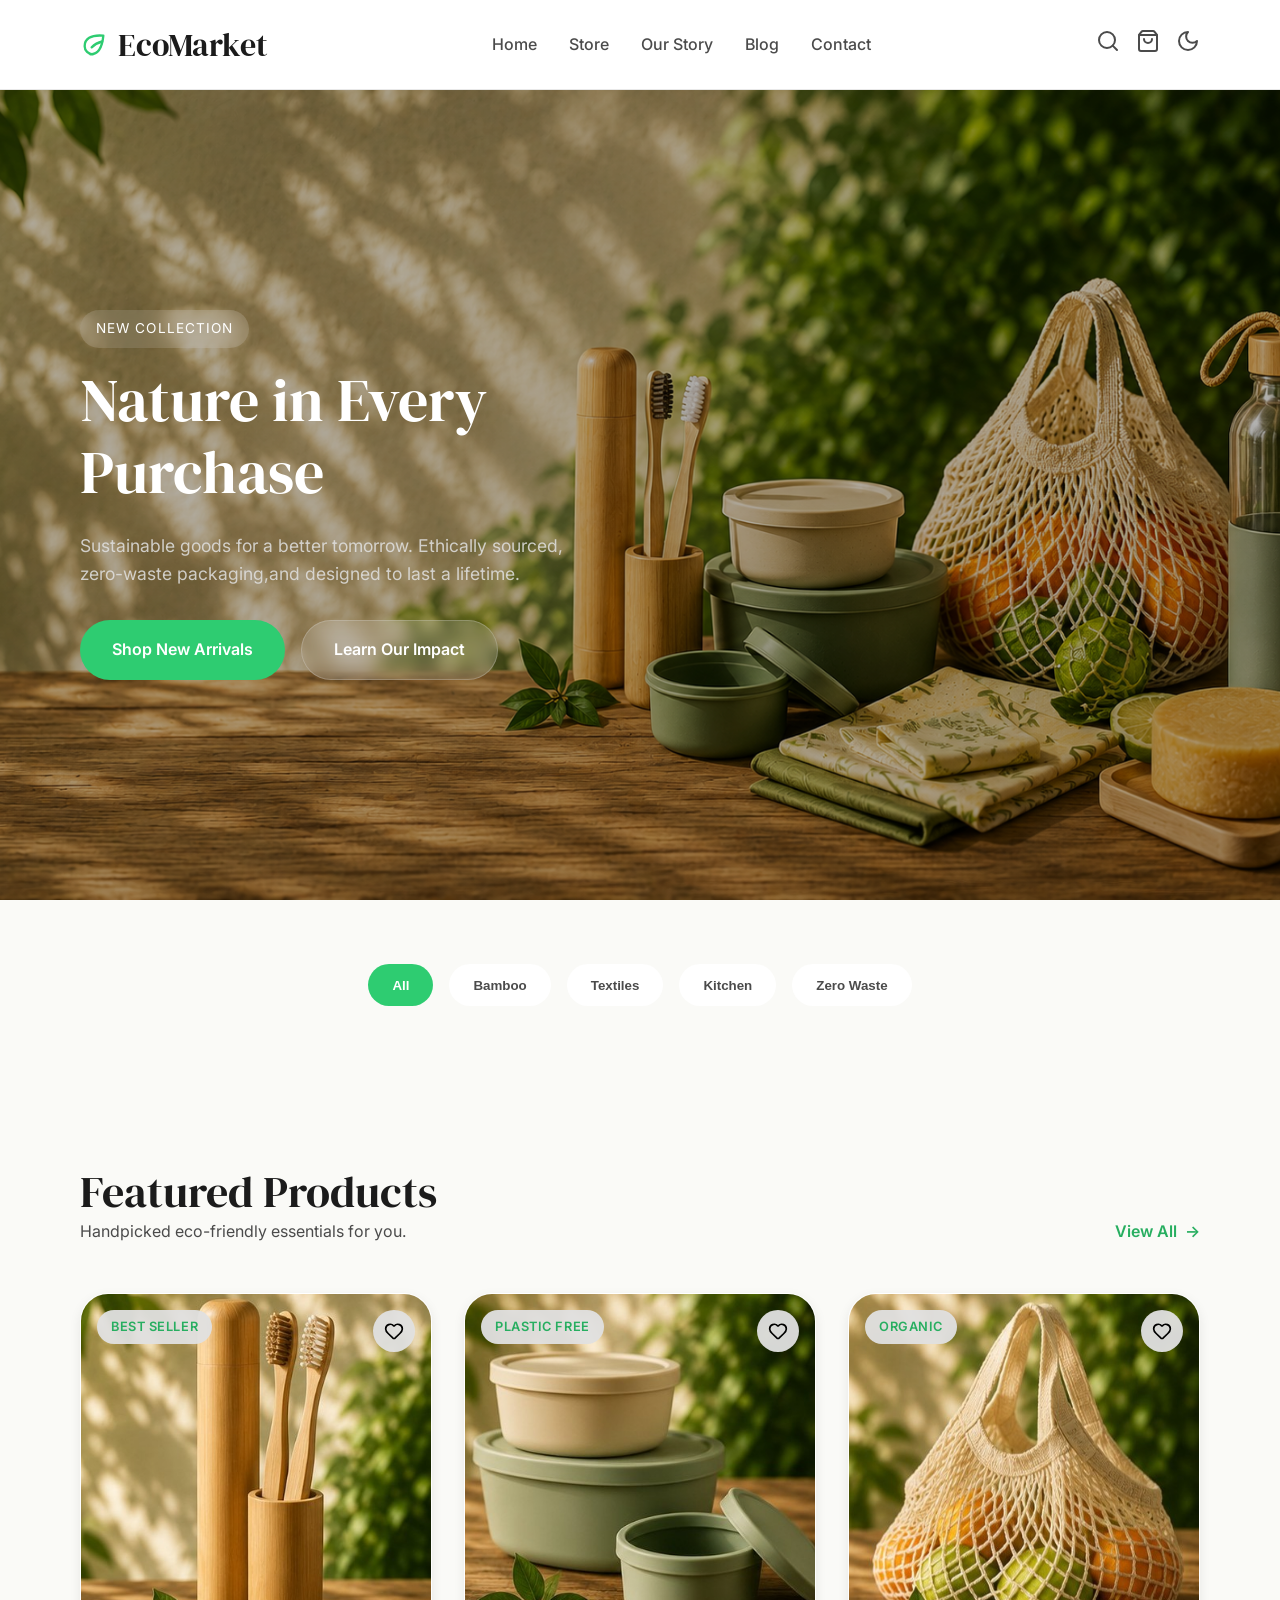
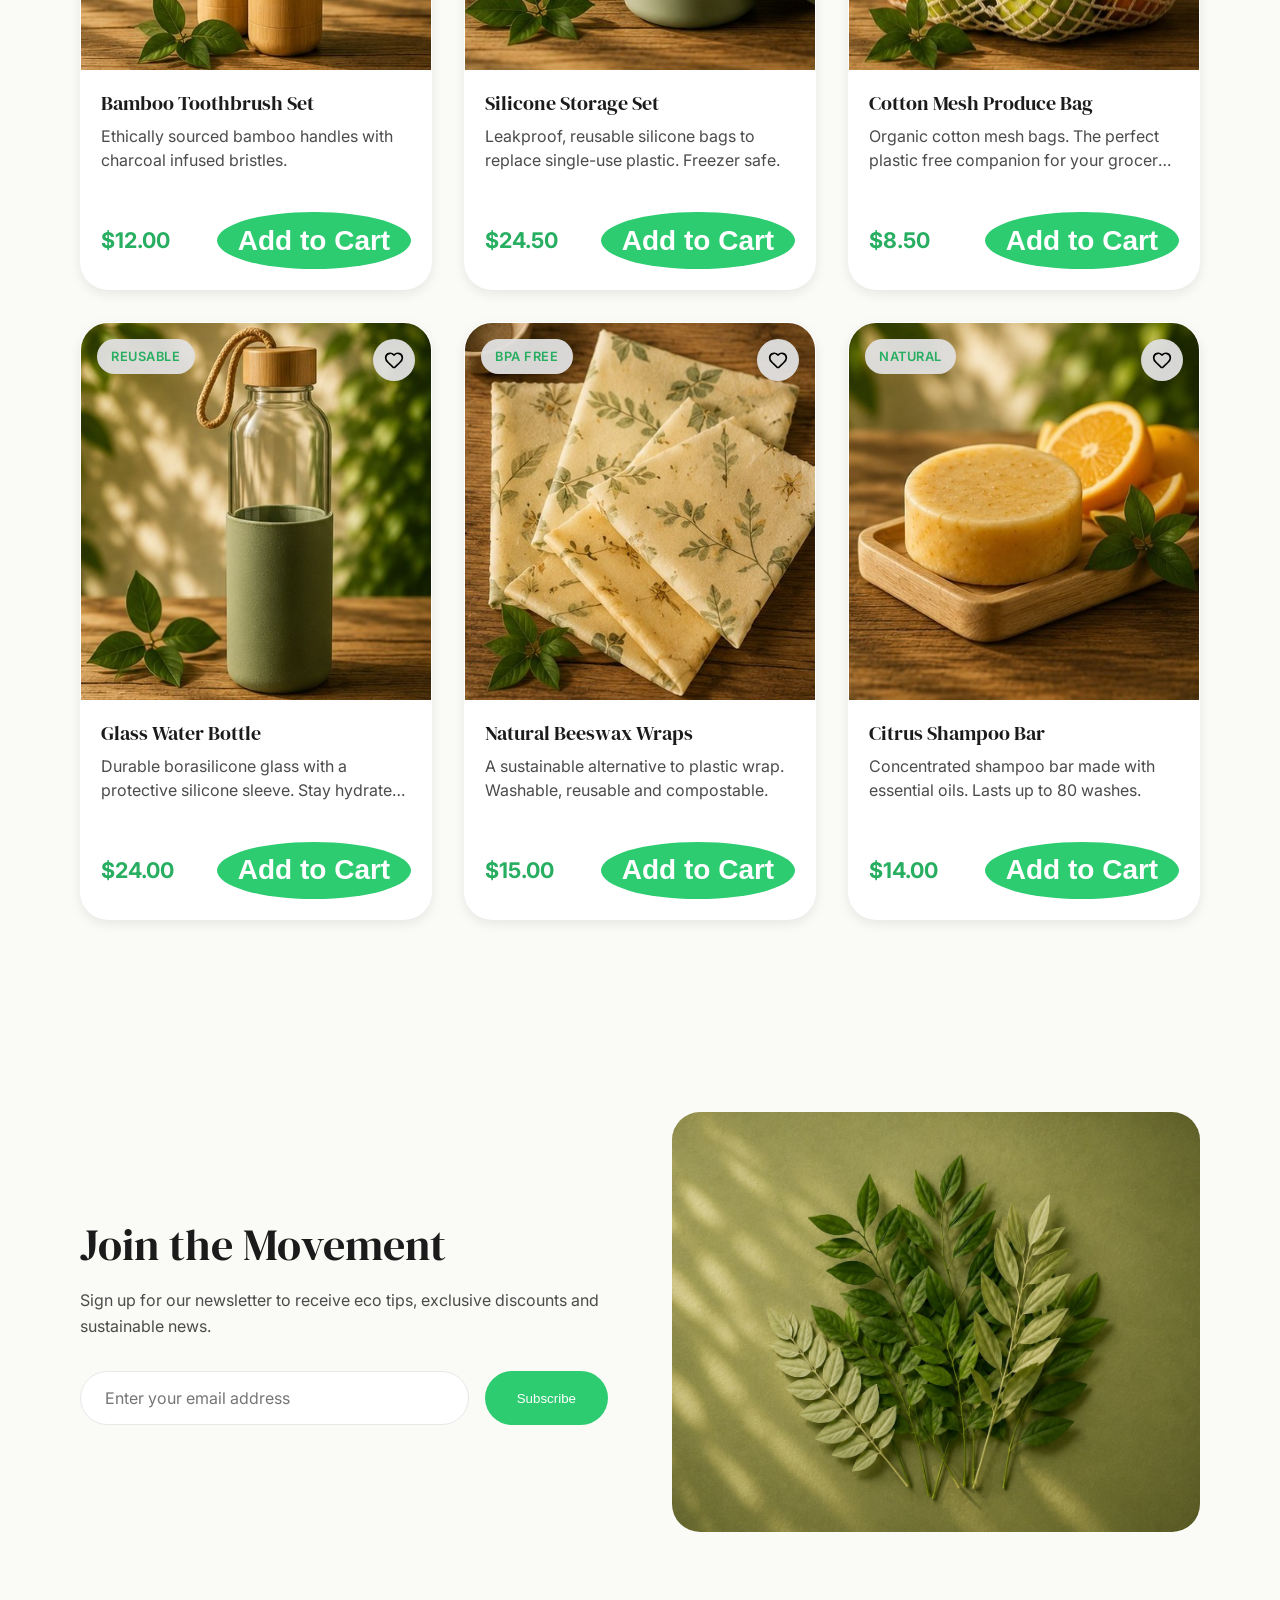
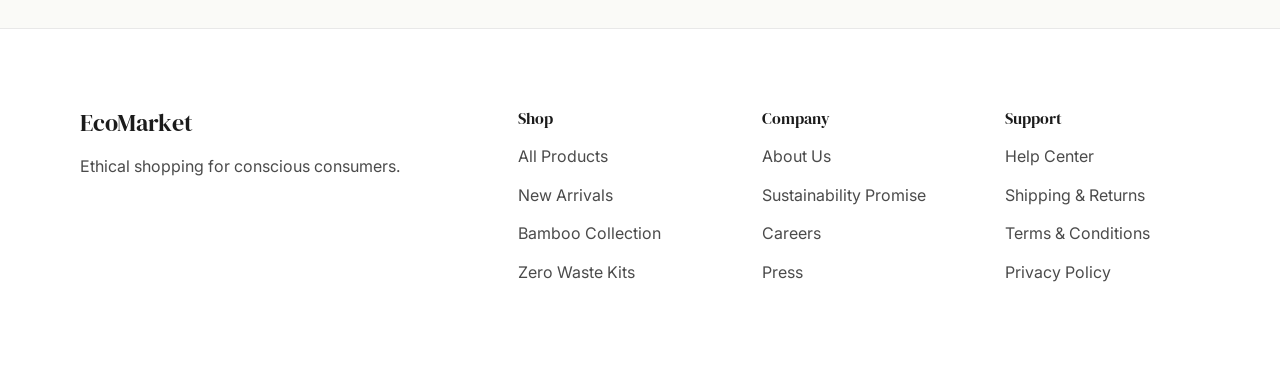
<file: index.html>
<!DOCTYPE html>
<html lang="es">

<head>
    <meta charset="UTF-8">
    <meta name="viewport" content="width=device-width, initial-scale=1.0">

    <title>EcoMarket | Productos Sostenibles</title>

    <!-- Google Fonts -->
    <link rel="preconnect" href="https://fonts.googleapis.com">
    <link rel="preconnect" href="https://fonts.gstatic.com" crossorigin>
    <link
        href="https://fonts.googleapis.com/css2?family=DM+Serif+Display&family=Inter:wght@300;400;500;600;700&display=swap"
        rel="stylesheet">

    <!-- CSS -->
    <link rel="stylesheet" href="css/main.css">
    <link rel="stylesheet" href="css/layout.css">
    <link rel="stylesheet" href="css/components.css">
    <link rel="stylesheet" href="css/animations.css">
</head>


<body>
    <!----------------- HEADER ----------------->
    <header class="site-header">

        <div class="container">

            <!-- Logo -->
            <a href="index.html" class="logo">

                <svg class="logo__icon" xmlns="http://www.w3.org/2000/svg" viewBox="0 0 24 24" fill="none"
                    stroke="currentColor" stroke-width="2" stroke-linecap="round" stroke-linejoin="round">

                    <path d="M11 20A7 7 0 0 1 4 13C4 7 9 3 20 4c-1 11-5 16-11 16z" />
                    <path d="M10 14c2-2 5-4 9-5" />

                </svg>

                <span class="logo__text">

                    EcoMarket

                </span>
                
            </a>

            <!-- Navegación -->
            <nav class="site-nav">

                <ul class="site-nav__menu">

                    <li class="site-nav__item"><a href="index.html" class="active">Home</a></li>
                    <li class="site-nav__item"><a href="views/productos.html">Store</a></li>
                    <li class="site-nav__item"><a href="views/sobre-nosotros.html">Our Story</a></li>
                    <li class="site-nav__item"><a href="views/blog.html">Blog</a></li>
                    <li class="site-nav__item"><a href="views/contacto.html">Contact</a></li>

                </ul>

            </nav>

            <!-- Acciones -->
            <div class="header-actions">

                <!-- Buscar -->
                <a href="#" class="icon-button" aria-label="Search">

                    <svg xmlns="http://www.w3.org/2000/svg" width="24" height="24" viewBox="0 0 24 24" fill="none"
                        stroke="currentColor" stroke-width="2" stroke-linecap="round" stroke-linejoin="round"
                        class="lucide lucide-search-icon lucide-search">
                        <path d="m21 21-4.34-4.34" />
                        <circle cx="11" cy="11" r="8" />
                    </svg>

                </a>

                <!-- Carrito -->
                <a href="#" class="icon-button" aria-label="Shopping cart">

                    <svg xmlns="http://www.w3.org/2000/svg" width="24" height="24" viewBox="0 0 24 24" fill="none"
                        stroke="currentColor" stroke-width="2" stroke-linecap="round" stroke-linejoin="round"
                        class="lucide lucide-shopping-bag-icon lucide-shopping-bag">
                        <path d="M16 10a4 4 0 0 1-8 0" />
                        <path d="M3.103 6.034h17.794" />
                        <path
                            d="M3.4 5.467a2 2 0 0 0-.4 1.2V20a2 2 0 0 0 2 2h14a2 2 0 0 0 2-2V6.667a2 2 0 0 0-.4-1.2l-2-2.667A2 2 0 0 0 17 2H7a2 2 0 0 0-1.6.8z" />
                    </svg>

                </a>

                <!-- Modo oscuro -->
                <a href="#" class="icon-button" aria-label="Dark mode">

                    <svg xmlns="http://www.w3.org/2000/svg" width="24" height="24" viewBox="0 0 24 24" fill="none"
                        stroke="currentColor" stroke-width="2" stroke-linecap="round" stroke-linejoin="round">

                        <path d="M12 3a6 6 0 0 0 9 9A9 9 0 1 1 12 3z" />

                    </svg>

                </a>

            </div>

        </div>

    </header>

    <!----------------- MAIN ----------------->
    <main>

        <!-- HERO -->
        <section class="hero">

            <div class="hero__overlay"></div>

            <div class="container">

                <div class="hero__content">

                    <span class="hero__badge">New Collection</span>

                    <h1 class="hero__title">Nature in Every Purchase</h1>

                    <p class="hero__description">
                        Sustainable goods for a better tomorrow. Ethically sourced, zero-waste packaging,and designed to
                        last a lifetime.
                    </p>

                    <div class="hero__buttons">

                        <a href="views/productos.html" class="btn btn-primary">Shop New Arrivals</a>

                        <a href="views/sobre-nosotros.html" class="btn btn-secondary">Learn Our Impact</a>

                    </div>

                </div>

            </div>

        </section>

        <!-- CATEGORÍAS -->
        <section class="categories">

            <div class="container">

                <button type="button" class="category active">All</button>
                <button type="button" class="category">Bamboo</button>
                <button type="button" class="category">Textiles</button>
                <button type="button" class="category">Kitchen</button>
                <button type="button" class="category">Zero Waste</button>

            </div>

        </section>

        <!-- PRODUCTOS -->
        <section class="featured-products">

            <div class="container">

                <div class="section-title">

                    <div>

                        <h2>Featured Products</h2>

                        <p>Handpicked eco-friendly essentials for you.</p>

                    </div>

                    <a href="views/productos.html" class="view-all">View All<span>→</span></a>

                </div>


                <div class="products-grid">

                    <!-- Primer Producto -->
                    <article class="product-card">

                        <figure class="product-card__image">

                            <span class="product-card__badge">
                                Best Seller
                            </span>

                            <button type="button" class="product-card__favorite" aria-label="Add to favorites">

                                <svg xmlns="http://www.w3.org/2000/svg" width="24" height="24" viewBox="0 0 24 24"
                                    fill="none" stroke="currentColor" stroke-width="2" stroke-linecap="round"
                                    stroke-linejoin="round" class="lucide lucide-heart-icon lucide-heart">
                                    <path
                                        d="M2 9.5a5.5 5.5 0 0 1 9.591-3.676.56.56 0 0 0 .818 0A5.49 5.49 0 0 1 22 9.5c0 2.29-1.5 4-3 5.5l-5.492 5.313a2 2 0 0 1-3 .019L5 15c-1.5-1.5-3-3.2-3-5.5" />
                                </svg>

                            </button>

                            <img src="img/products/Bamboo-Toothbrush-Set.jpg" alt="Bamboo Toothbrush">

                        </figure>

                        <div class="product-card__content">

                            <h3 class="product-card__title">Bamboo Toothbrush Set</h3>

                            <p class="product-card__description">
                                Ethically sourced bamboo handles with charcoal infused bristles.
                            </p>

                            <div class="product-card__footer">

                                <span class="product-card__price">$12.00</span>

                                <button type="button" class="product-card__button">Add to Cart</button>

                            </div>

                        </div>

                    </article>

                    <!-- Segundo Producto -->
                    <article class="product-card">

                        <figure class="product-card__image">

                            <span class="product-card__badge">
                                Plastic Free
                            </span>

                            <button type="button" class="product-card__favorite" aria-label="Add to favorites">

                                <svg xmlns="http://www.w3.org/2000/svg" width="24" height="24" viewBox="0 0 24 24"
                                    fill="none" stroke="currentColor" stroke-width="2" stroke-linecap="round"
                                    stroke-linejoin="round" class="lucide lucide-heart-icon lucide-heart">
                                    <path
                                        d="M2 9.5a5.5 5.5 0 0 1 9.591-3.676.56.56 0 0 0 .818 0A5.49 5.49 0 0 1 22 9.5c0 2.29-1.5 4-3 5.5l-5.492 5.313a2 2 0 0 1-3 .019L5 15c-1.5-1.5-3-3.2-3-5.5" />
                                </svg>

                            </button>

                            <img src="img/products/Silicone-Storage-Set.jpg" alt="Silicone Storage Set">

                        </figure>

                        <div class="product-card__content">

                            <h3 class="product-card__title">Silicone Storage Set</h3>

                            <p class="product-card__description">
                                Leakproof, reusable silicone bags to replace single-use plastic. Freezer safe.
                            </p>

                            <div class="product-card__footer">

                                <span class="product-card__price">$24.50</span>

                                <button type="button" class="product-card__button">Add to Cart</button>

                            </div>

                        </div>

                    </article>

                    <!-- Tercer Producto -->
                    <article class="product-card">

                        <figure class="product-card__image">

                            <span class="product-card__badge">
                                Organic
                            </span>

                            <button type="button" class="product-card__favorite" aria-label="Add to favorites">

                                <svg xmlns="http://www.w3.org/2000/svg" width="24" height="24" viewBox="0 0 24 24"
                                    fill="none" stroke="currentColor" stroke-width="2" stroke-linecap="round"
                                    stroke-linejoin="round" class="lucide lucide-heart-icon lucide-heart">
                                    <path
                                        d="M2 9.5a5.5 5.5 0 0 1 9.591-3.676.56.56 0 0 0 .818 0A5.49 5.49 0 0 1 22 9.5c0 2.29-1.5 4-3 5.5l-5.492 5.313a2 2 0 0 1-3 .019L5 15c-1.5-1.5-3-3.2-3-5.5" />
                                </svg>

                            </button>

                            <img src="img/products/Cotton-Mesh-Produce-Bag.jpg" alt="Cotton Mesh Produce Bag">

                        </figure>

                        <div class="product-card__content">

                            <h3 class="product-card__title">Cotton Mesh Produce Bag</h3>

                            <p class="product-card__description">
                                Organic cotton mesh bags. The perfect plastic free companion for your grocery runs.
                            </p>

                            <div class="product-card__footer">

                                <span class="product-card__price">$8.50</span>

                                <button type="button" class="product-card__button">Add to Cart</button>

                            </div>

                        </div>

                    </article>

                    <!-- Cuarto Producto -->
                    <article class="product-card">

                        <figure class="product-card__image">

                            <span class="product-card__badge">
                                Reusable
                            </span>

                            <button type="button" class="product-card__favorite" aria-label="Add to favorites">

                                <svg xmlns="http://www.w3.org/2000/svg" width="24" height="24" viewBox="0 0 24 24"
                                    fill="none" stroke="currentColor" stroke-width="2" stroke-linecap="round"
                                    stroke-linejoin="round" class="lucide lucide-heart-icon lucide-heart">
                                    <path
                                        d="M2 9.5a5.5 5.5 0 0 1 9.591-3.676.56.56 0 0 0 .818 0A5.49 5.49 0 0 1 22 9.5c0 2.29-1.5 4-3 5.5l-5.492 5.313a2 2 0 0 1-3 .019L5 15c-1.5-1.5-3-3.2-3-5.5" />
                                </svg>

                            </button>

                            <img src="img/products/Glass-Water-Bottle.jpg" alt="Glass Water Bottle">

                        </figure>

                        <div class="product-card__content">

                            <h3 class="product-card__title">Glass Water Bottle</h3>

                            <p class="product-card__description">
                                Durable borasilicone glass with a protective silicone sleeve. Stay hydrated, stay green.
                            </p>

                            <div class="product-card__footer">

                                <span class="product-card__price">$24.00</span>

                                <button type="button" class="product-card__button">Add to Cart</button>

                            </div>

                        </div>

                    </article>

                    <!-- Quinto Producto -->
                    <article class="product-card">

                        <figure class="product-card__image">

                            <span class="product-card__badge">
                                BPA Free
                            </span>

                            <button type="button" class="product-card__favorite" aria-label="Add to favorites">

                                <svg xmlns="http://www.w3.org/2000/svg" width="24" height="24" viewBox="0 0 24 24"
                                    fill="none" stroke="currentColor" stroke-width="2" stroke-linecap="round"
                                    stroke-linejoin="round" class="lucide lucide-heart-icon lucide-heart">
                                    <path
                                        d="M2 9.5a5.5 5.5 0 0 1 9.591-3.676.56.56 0 0 0 .818 0A5.49 5.49 0 0 1 22 9.5c0 2.29-1.5 4-3 5.5l-5.492 5.313a2 2 0 0 1-3 .019L5 15c-1.5-1.5-3-3.2-3-5.5" />
                                </svg>

                            </button>

                            <img src="img/products/Natural-Beeswax-Wraps.jpg" alt="Natural Beeswax Wraps">

                        </figure>

                        <div class="product-card__content">

                            <h3 class="product-card__title">Natural Beeswax Wraps</h3>

                            <p class="product-card__description">
                                A sustainable alternative to plastic wrap. Washable, reusable and compostable.
                            </p>

                            <div class="product-card__footer">

                                <span class="product-card__price">$15.00</span>

                                <button type="button" class="product-card__button">Add to Cart</button>

                            </div>

                        </div>

                    </article>

                    <!-- Sexto Producto -->
                    <article class="product-card">

                        <figure class="product-card__image">

                            <span class="product-card__badge">
                                Natural
                            </span>

                            <button type="button" class="product-card__favorite" aria-label="Add to favorites">

                                <svg xmlns="http://www.w3.org/2000/svg" width="24" height="24" viewBox="0 0 24 24"
                                    fill="none" stroke="currentColor" stroke-width="2" stroke-linecap="round"
                                    stroke-linejoin="round" class="lucide lucide-heart-icon lucide-heart">
                                    <path
                                        d="M2 9.5a5.5 5.5 0 0 1 9.591-3.676.56.56 0 0 0 .818 0A5.49 5.49 0 0 1 22 9.5c0 2.29-1.5 4-3 5.5l-5.492 5.313a2 2 0 0 1-3 .019L5 15c-1.5-1.5-3-3.2-3-5.5" />
                                </svg>

                            </button>

                            <img src="img/products/Citrus-Shampoo-Bar.jpg" alt="Citrus-Shampoo-Bar">

                        </figure>

                        <div class="product-card__content">

                            <h3 class="product-card__title">Citrus Shampoo Bar</h3>

                            <p class="product-card__description">
                                Concentrated shampoo bar made with essential oils. Lasts up to 80 washes.
                            </p>

                            <div class="product-card__footer">

                                <span class="product-card__price">$14.00</span>

                                <button type="button" class="product-card__button">Add to Cart</button>

                            </div>

                        </div>

                    </article>

                </div>

            </div>

        </section>

        <!-- NEWSLETTER -->
        <section class="newsletter">

            <div class="container">

                <div class="newsletter__content">

                    <div class="newsletter__text">

                        <h2>Join the Movement</h2>

                        <p>
                            Sign up for our newsletter to receive eco tips, exclusive discounts and sustainable news.
                        </p>

                        <form class="newsletter__form">

                            <input type="email" placeholder="Enter your email address" required>

                            <button type="submit">Subscribe</button>

                        </form>

                    </div>



                    <div class="newsletter__image">

                    </div>

                </div>

            </div>

        </section>

    </main>

    <!----------------- FOOTER ----------------->
    <footer class="site-footer">

        <div class="container">

            <div class="footer-column">

                <h3>EcoMarket</h3>

                <p>
                    Ethical shopping for conscious consumers.
                </p>

            </div>


            <div class="footer-column">

                <h4>Shop</h4>

                <ul>

                    <li><a href="#">All Products</a></li>
                    <li><a href="#">New Arrivals</a></li>
                    <li><a href="#">Bamboo Collection</a></li>
                    <li><a href="#">Zero Waste Kits</a></li>

                </ul>

            </div>


            <div class="footer-column">

                <h4>Company</h4>

                <ul>

                    <li><a href="#">About Us</a></li>
                    <li><a href="#">Sustainability Promise</a></li>
                    <li><a href="#">Careers</a></li>
                    <li><a href="#">Press</a></li>

                </ul>

            </div>


            <div class="footer-column">

                <h4>Support</h4>

                <ul>

                    <li><a href="#">Help Center</a></li>
                    <li><a href="#">Shipping & Returns</a></li>
                    <li><a href="#">Terms & Conditions</a></li>
                    <li><a href="#">Privacy Policy</a></li>

                </ul>

            </div>

        </div>

    </footer>

</body>

</html>
</file>
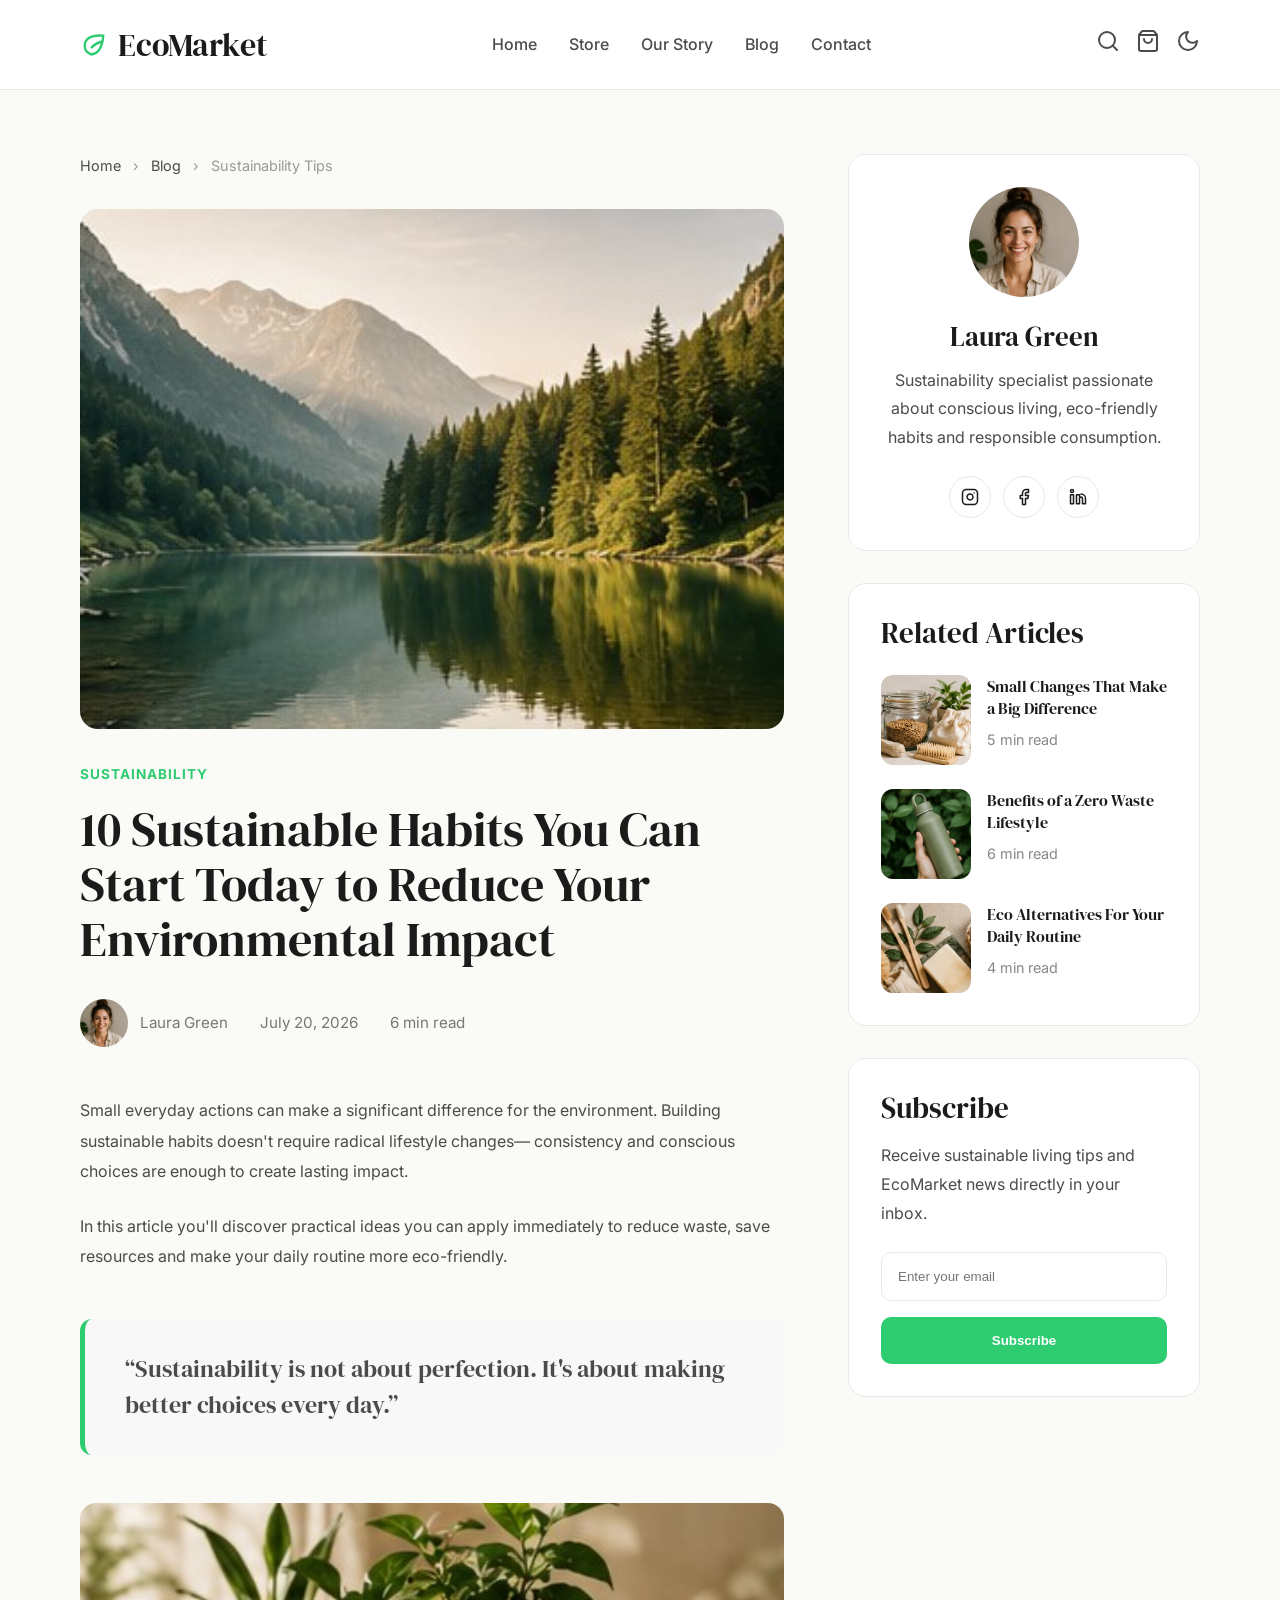
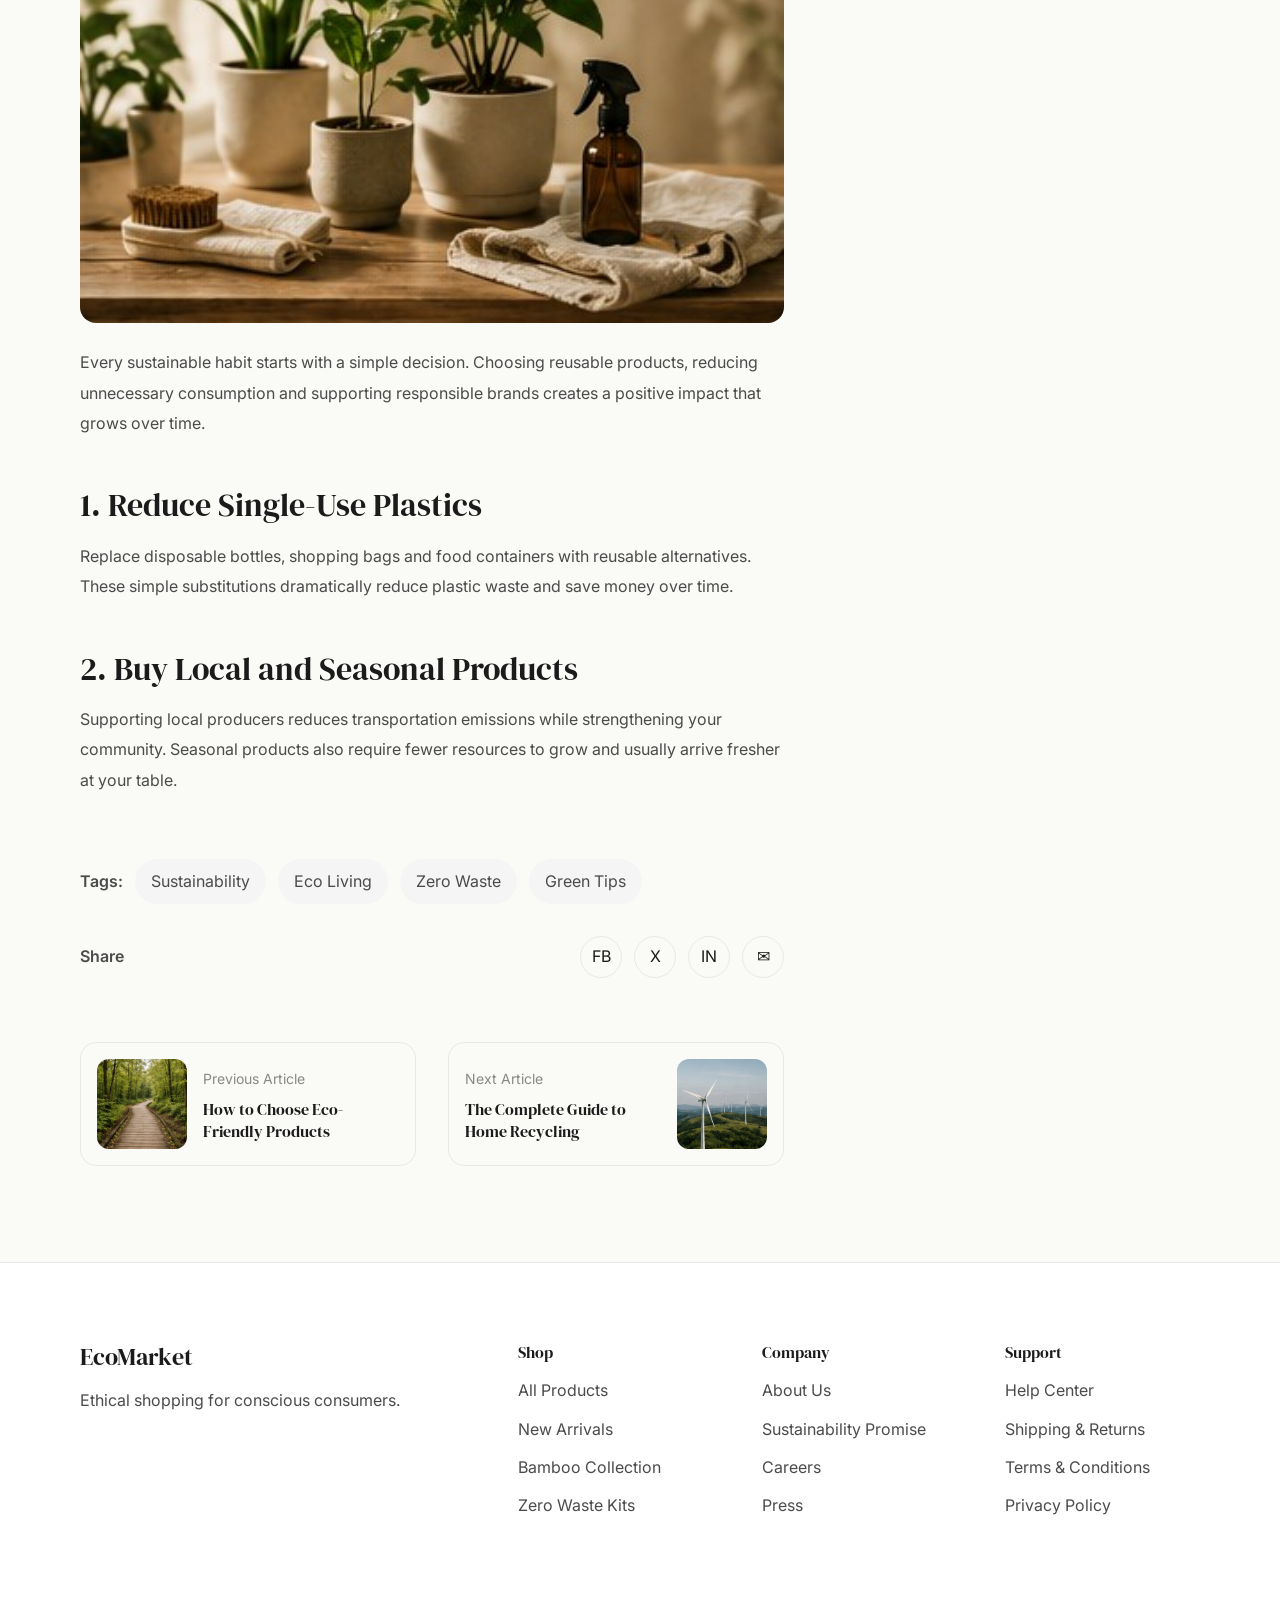
<file: views/blog-detail.html>
<!DOCTYPE html>
<html lang="es">

<head>
    <meta charset="UTF-8">
    <meta name="viewport" content="width=device-width, initial-scale=1.0">

    <title>EcoMarket | 10 Sustainable Habits</title>

    <!-- Google Fonts -->
    <link rel="preconnect" href="https://fonts.googleapis.com">
    <link rel="preconnect" href="https://fonts.gstatic.com" crossorigin>
    <link
        href="https://fonts.googleapis.com/css2?family=DM+Serif+Display&family=Inter:wght@300;400;500;600;700&display=swap"
        rel="stylesheet">

    <!-- CSS -->
    <link rel="stylesheet" href="../css/main.css">
    <link rel="stylesheet" href="../css/layout.css">
    <link rel="stylesheet" href="../css/components.css">
    <link rel="stylesheet" href="../css/animations.css">
    <link rel="stylesheet" href="../css/blog.css">
</head>


<body>
    <!----------------- HEADER ----------------->
    <header class="site-header">

        <div class="container">

            <!-- Logo -->
            <a href="index.html" class="logo">

                <svg class="logo__icon" xmlns="http://www.w3.org/2000/svg" viewBox="0 0 24 24" fill="none"
                    stroke="currentColor" stroke-width="2" stroke-linecap="round" stroke-linejoin="round">

                    <path d="M11 20A7 7 0 0 1 4 13C4 7 9 3 20 4c-1 11-5 16-11 16z" />
                    <path d="M10 14c2-2 5-4 9-5" />

                </svg>

                <span class="logo__text">

                    EcoMarket

                </span>

            </a>

            <!-- Navegación -->
            <nav class="site-nav">

                <ul class="site-nav__menu">

                    <li class="site-nav__item">
                        <a href="../index.html">Home</a>
                    </li>

                    <li class="site-nav__item">
                        <a href="productos.html">Store</a>
                    </li>

                    <li class="site-nav__item">
                        <a href="sobre-nosotros.html">Our Story</a>
                    </li>

                    <li class="site-nav__item">
                        <a href="blog.html" class="active">Blog</a>
                    </li>

                    <li class="site-nav__item">
                        <a href="contacto.html">Contact</a>
                    </li>

                </ul>

            </nav>

            <!-- Acciones -->
            <div class="header-actions">

                <!-- Buscar -->
                <a href="#" class="icon-button" aria-label="Search">

                    <svg xmlns="http://www.w3.org/2000/svg" width="24" height="24" viewBox="0 0 24 24" fill="none"
                        stroke="currentColor" stroke-width="2" stroke-linecap="round" stroke-linejoin="round"
                        class="lucide lucide-search-icon lucide-search">
                        <path d="m21 21-4.34-4.34" />
                        <circle cx="11" cy="11" r="8" />
                    </svg>

                </a>

                <!-- Carrito -->
                <a href="#" class="icon-button" aria-label="Shopping cart">

                    <svg xmlns="http://www.w3.org/2000/svg" width="24" height="24" viewBox="0 0 24 24" fill="none"
                        stroke="currentColor" stroke-width="2" stroke-linecap="round" stroke-linejoin="round"
                        class="lucide lucide-shopping-bag-icon lucide-shopping-bag">
                        <path d="M16 10a4 4 0 0 1-8 0" />
                        <path d="M3.103 6.034h17.794" />
                        <path
                            d="M3.4 5.467a2 2 0 0 0-.4 1.2V20a2 2 0 0 0 2 2h14a2 2 0 0 0 2-2V6.667a2 2 0 0 0-.4-1.2l-2-2.667A2 2 0 0 0 17 2H7a2 2 0 0 0-1.6.8z" />
                    </svg>

                </a>

                <!-- Modo oscuro -->
                <a href="#" class="icon-button" aria-label="Dark mode">

                    <svg xmlns="http://www.w3.org/2000/svg" width="24" height="24" viewBox="0 0 24 24" fill="none"
                        stroke="currentColor" stroke-width="2" stroke-linecap="round" stroke-linejoin="round">

                        <path d="M12 3a6 6 0 0 0 9 9A9 9 0 1 1 12 3z" />

                    </svg>

                </a>

            </div>

        </div>

    </header>

    <!----------------- MAIN ----------------->
    <main>

        <!-- ================= ARTICLE ================= -->

        <section class="blog-detail">

            <div class="container">

                <div class="blog-detail__layout">

                    <!-- ================= LEFT COLUMN ================= -->

                    <article class="blog-article">

                        <!-- Breadcrumb -->

                        <nav class="breadcrumb" aria-label="breadcrumb">

                            <a href="../index.html">Home</a>

                            <span>›</span>

                            <a href="blog.html">Blog</a>

                            <span>›</span>

                            <span>Sustainability Tips</span>

                        </nav>

                        <!-- Hero Image -->

                        <figure class="blog-article__hero">

                            <img src="../img/blog/article-cover.jpg" alt="Sustainable Living">

                        </figure>

                        <!-- Category -->

                        <span class="blog-article__category">

                            Sustainability

                        </span>

                        <!-- Title -->

                        <h1 class="blog-article__title">

                            10 Sustainable Habits You Can Start Today to Reduce Your Environmental Impact

                        </h1>

                        <!-- Meta -->

                        <div class="blog-article__meta">

                            <div class="blog-author">

                                <img src="../img/blog/author.jpg" alt="Author">

                                <span>

                                    Laura Green

                                </span>

                            </div>

                            <time datetime="2026-07-20">

                                July 20, 2026

                            </time>

                            <span>

                                6 min read

                            </span>

                        </div>

                        <!-- INTRODUCTION -->

                        <section class="blog-section">

                            <p>

                                Small everyday actions can make a significant difference for the environment.
                                Building sustainable habits doesn't require radical lifestyle changes—
                                consistency and conscious choices are enough to create lasting impact.

                            </p>

                            <p>

                                In this article you'll discover practical ideas you can apply immediately
                                to reduce waste, save resources and make your daily routine more eco-friendly.

                            </p>

                        </section>

                        <!-- ================= FEATURED QUOTE ================= -->

                        <blockquote class="blog-quote">

                            <p>

                                “Sustainability is not about perfection. It's about making better choices every day.”

                            </p>

                        </blockquote>

                        <!-- ================= SECOND IMAGE ================= -->

                        <div class="blog-image-text">

                            <figure class="blog-image-text__image">

                                <img src="../img/blog/article-image.jpg" alt="Eco Friendly Products">

                            </figure>

                            <div class="blog-image-text__content">

                                <p>

                                    Every sustainable habit starts with a simple decision. Choosing reusable products,
                                    reducing unnecessary consumption and supporting responsible brands creates a
                                    positive impact that grows over time.

                                </p>

                            </div>

                        </div>

                        <!-- ================= SECTION 01 ================= -->

                        <section class="blog-section">

                            <h2>

                                1. Reduce Single-Use Plastics

                            </h2>

                            <p>

                                Replace disposable bottles, shopping bags and food containers with reusable
                                alternatives.
                                These simple substitutions dramatically reduce plastic waste and save money over time.

                            </p>

                        </section>

                        <!-- ================= SECTION 02 ================= -->

                        <section class="blog-section">

                            <h2>

                                2. Buy Local and Seasonal Products

                            </h2>

                            <p>

                                Supporting local producers reduces transportation emissions while strengthening your
                                community. Seasonal products also require fewer resources to grow and usually arrive
                                fresher at your table.

                            </p>

                        </section>

                        <!-- ================= TAGS ================= -->

                        <div class="blog-tags">

                            <span>Tags:</span>

                            <a href="#">Sustainability</a>

                            <a href="#">Eco Living</a>

                            <a href="#">Zero Waste</a>

                            <a href="#">Green Tips</a>

                        </div>

                        <!-- ================= SHARE ================= -->

                        <div class="blog-share">

                            <span>

                                Share

                            </span>

                            <div class="blog-share__icons">

                                <a href="#">FB</a>

                                <a href="#">X</a>

                                <a href="#">IN</a>

                                <a href="#">✉</a>

                            </div>

                        </div>

                        <!-- ================= POST NAVIGATION ================= -->

                        <nav class="blog-post-navigation">

                            <a href="#" class="post-card">

                                <img src="../img/blog/post-prev.jpg" alt="Previous Article">

                                <div>

                                    <small>

                                        Previous Article

                                    </small>

                                    <h4>

                                        How to Choose Eco-Friendly Products

                                    </h4>

                                </div>

                            </a>

                            <a href="#" class="post-card">

                                <div>

                                    <small>

                                        Next Article

                                    </small>

                                    <h4>

                                        The Complete Guide to Home Recycling

                                    </h4>

                                </div>

                                <img src="../img/blog/post-next.jpg" alt="Next Article">

                            </a>

                        </nav>

                    </article>

                    <!-- ================= SIDEBAR ================= -->

                    <aside class="blog-sidebar">

                        <!-- ================= SIDEBAR ================= -->

                        <aside class="blog-sidebar">

                            <!-- AUTHOR CARD -->

                            <section class="sidebar-card author-card">

                                <img src="../img/blog/author.jpg" alt="Laura Green" class="author-card__photo">

                                <h3>

                                    Laura Green

                                </h3>

                                <p>

                                    Sustainability specialist passionate about conscious living,
                                    eco-friendly habits and responsible consumption.

                                </p>

                                <div class="author-card__social">

                                    <a href="#" aria-label="Instagram">

                                        <svg xmlns="http://www.w3.org/2000/svg" width="18" height="18" fill="none"
                                            stroke="currentColor" stroke-width="2" stroke-linecap="round"
                                            stroke-linejoin="round" viewBox="0 0 24 24">

                                            <rect x="2" y="2" width="20" height="20" rx="5"></rect>

                                            <path d="M16 11.37A4 4 0 1 1 12.63 8 4 4 0 0 1 16 11.37z"></path>

                                            <line x1="17.5" y1="6.5" x2="17.51" y2="6.5"></line>

                                        </svg>

                                    </a>

                                    <a href="#" aria-label="Facebook">

                                        <svg xmlns="http://www.w3.org/2000/svg" width="18" height="18" fill="none"
                                            stroke="currentColor" stroke-width="2" stroke-linecap="round"
                                            stroke-linejoin="round" viewBox="0 0 24 24">

                                            <path
                                                d="M18 2h-3a5 5 0 0 0-5 5v3H7v4h3v8h4v-8h3l1-4h-4V7a1 1 0 0 1 1-1h3z" />

                                        </svg>

                                    </a>

                                    <a href="#" aria-label="LinkedIn">

                                        <svg xmlns="http://www.w3.org/2000/svg" width="18" height="18" fill="none"
                                            stroke="currentColor" stroke-width="2" stroke-linecap="round"
                                            stroke-linejoin="round" viewBox="0 0 24 24">

                                            <path d="M16 8a6 6 0 0 1 6 6v7h-4v-7a2 2 0 0 0-4 0v7h-4v-12h4v2" />

                                            <rect x="2" y="9" width="4" height="12"></rect>

                                            <circle cx="4" cy="4" r="2"></circle>

                                        </svg>

                                    </a>

                                </div>

                            </section>

                            <!-- RELATED POSTS -->

                            <section class="sidebar-card related-posts">

                                <h3>

                                    Related Articles

                                </h3>

                                <!-- Article -->

                                <a href="blog-detail.html" class="related-post">

                                    <img src="../img/blog/related-01.jpg" alt="Related">

                                    <div>

                                        <h4>

                                            Small Changes That Make a Big Difference

                                        </h4>

                                        <span>

                                            5 min read

                                        </span>

                                    </div>

                                </a>

                                <!-- Article -->

                                <a href="blog-detail.html" class="related-post">

                                    <img src="../img/blog/related-02.jpg" alt="Related">

                                    <div>

                                        <h4>

                                            Benefits of a Zero Waste Lifestyle

                                        </h4>

                                        <span>

                                            6 min read

                                        </span>

                                    </div>

                                </a>

                                <!-- Article -->

                                <a href="blog-detail.html" class="related-post">

                                    <img src="../img/blog/related-03.jpg" alt="Related">

                                    <div>

                                        <h4>

                                            Eco Alternatives For Your Daily Routine

                                        </h4>

                                        <span>

                                            4 min read

                                        </span>

                                    </div>

                                </a>

                            </section>

                            <!-- NEWSLETTER -->

                            <section class="sidebar-card subscribe-card">

                                <h3>

                                    Subscribe

                                </h3>

                                <p>

                                    Receive sustainable living tips and EcoMarket news directly in your inbox.

                                </p>

                                <form>

                                    <input type="email" placeholder="Enter your email">

                                    <button type="submit">

                                        Subscribe

                                    </button>

                                </form>

                            </section>

                        </aside>

                    </aside>

                </div>

            </div>

        </section>

    </main>

    <!----------------- FOOTER ----------------->
    <footer class="site-footer">

        <div class="container">

            <div class="footer-column">

                <h3>EcoMarket</h3>

                <p>
                    Ethical shopping for conscious consumers.
                </p>

            </div>


            <div class="footer-column">

                <h4>Shop</h4>

                <ul>

                    <li><a href="#">All Products</a></li>
                    <li><a href="#">New Arrivals</a></li>
                    <li><a href="#">Bamboo Collection</a></li>
                    <li><a href="#">Zero Waste Kits</a></li>

                </ul>

            </div>


            <div class="footer-column">

                <h4>Company</h4>

                <ul>

                    <li><a href="#">About Us</a></li>
                    <li><a href="#">Sustainability Promise</a></li>
                    <li><a href="#">Careers</a></li>
                    <li><a href="#">Press</a></li>

                </ul>

            </div>


            <div class="footer-column">

                <h4>Support</h4>

                <ul>

                    <li><a href="#">Help Center</a></li>
                    <li><a href="#">Shipping & Returns</a></li>
                    <li><a href="#">Terms & Conditions</a></li>
                    <li><a href="#">Privacy Policy</a></li>

                </ul>

            </div>

        </div>

    </footer>

</body>

</html>
</file>
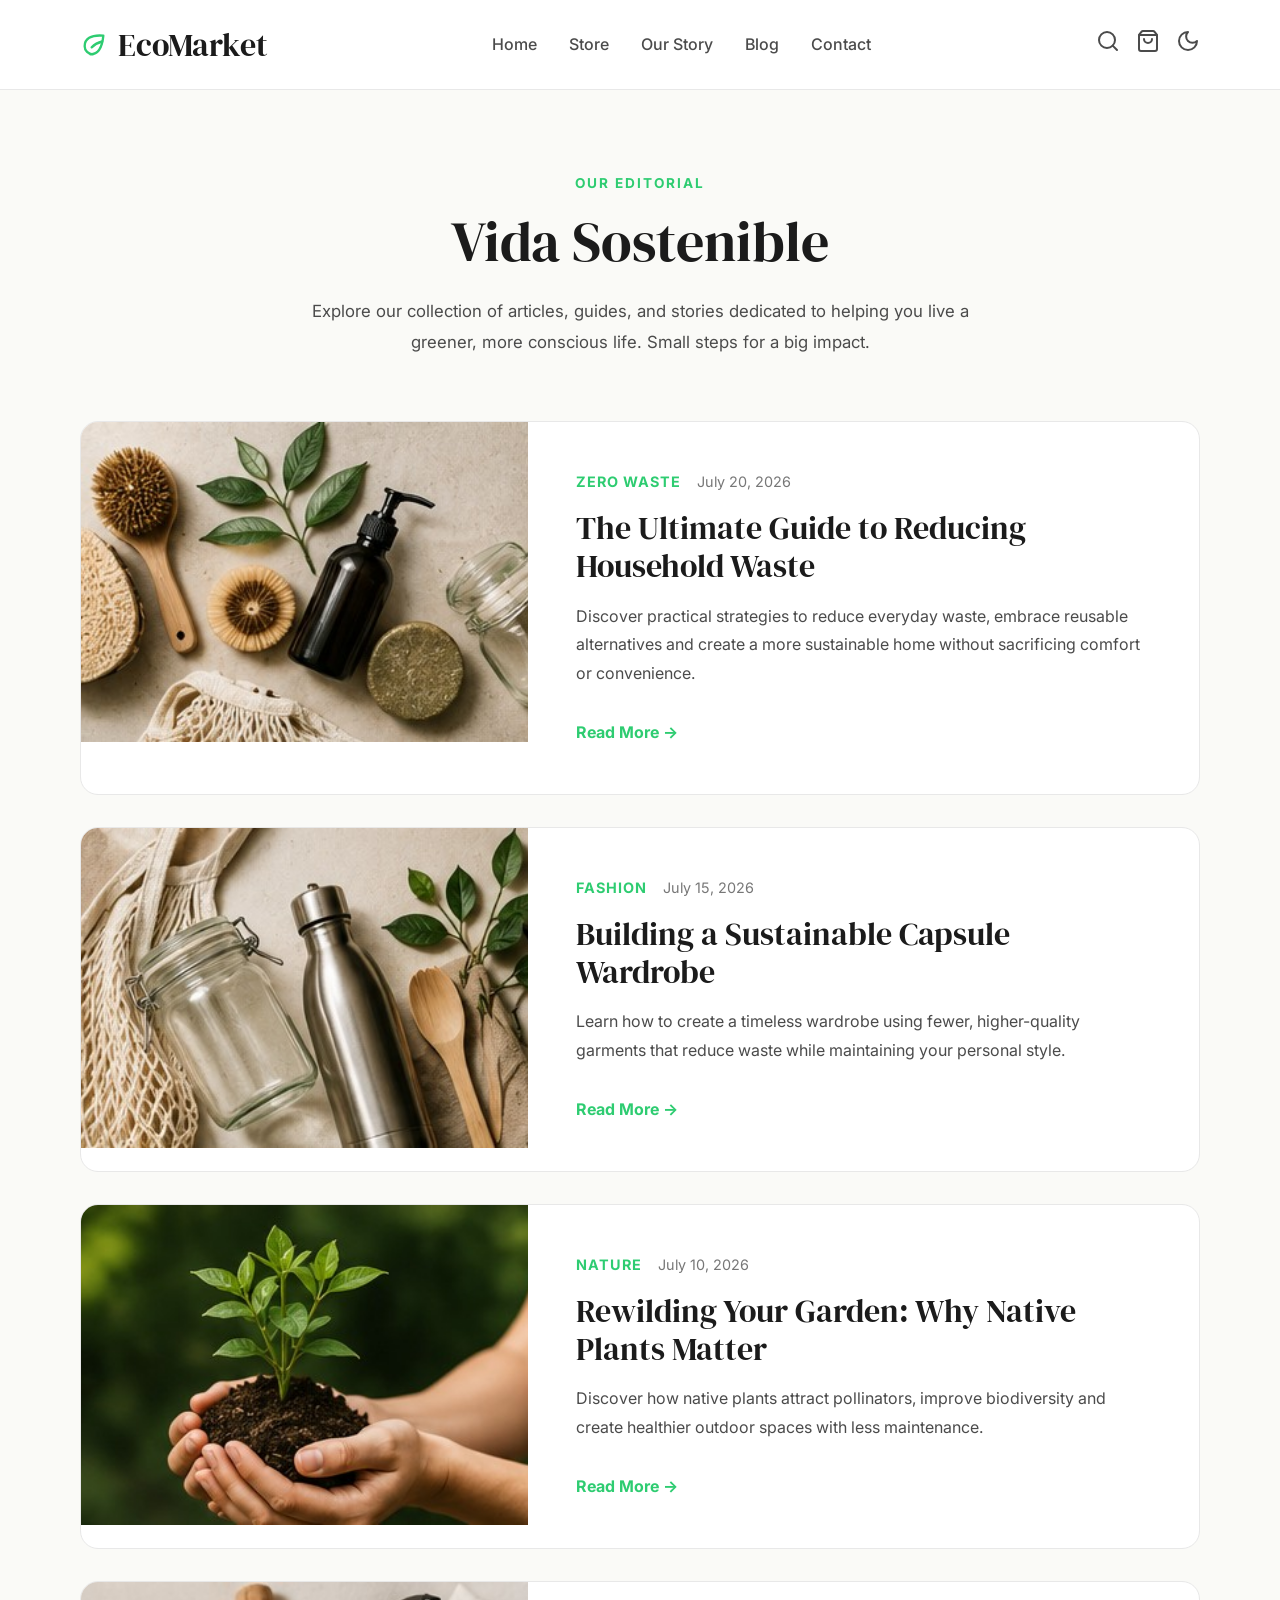
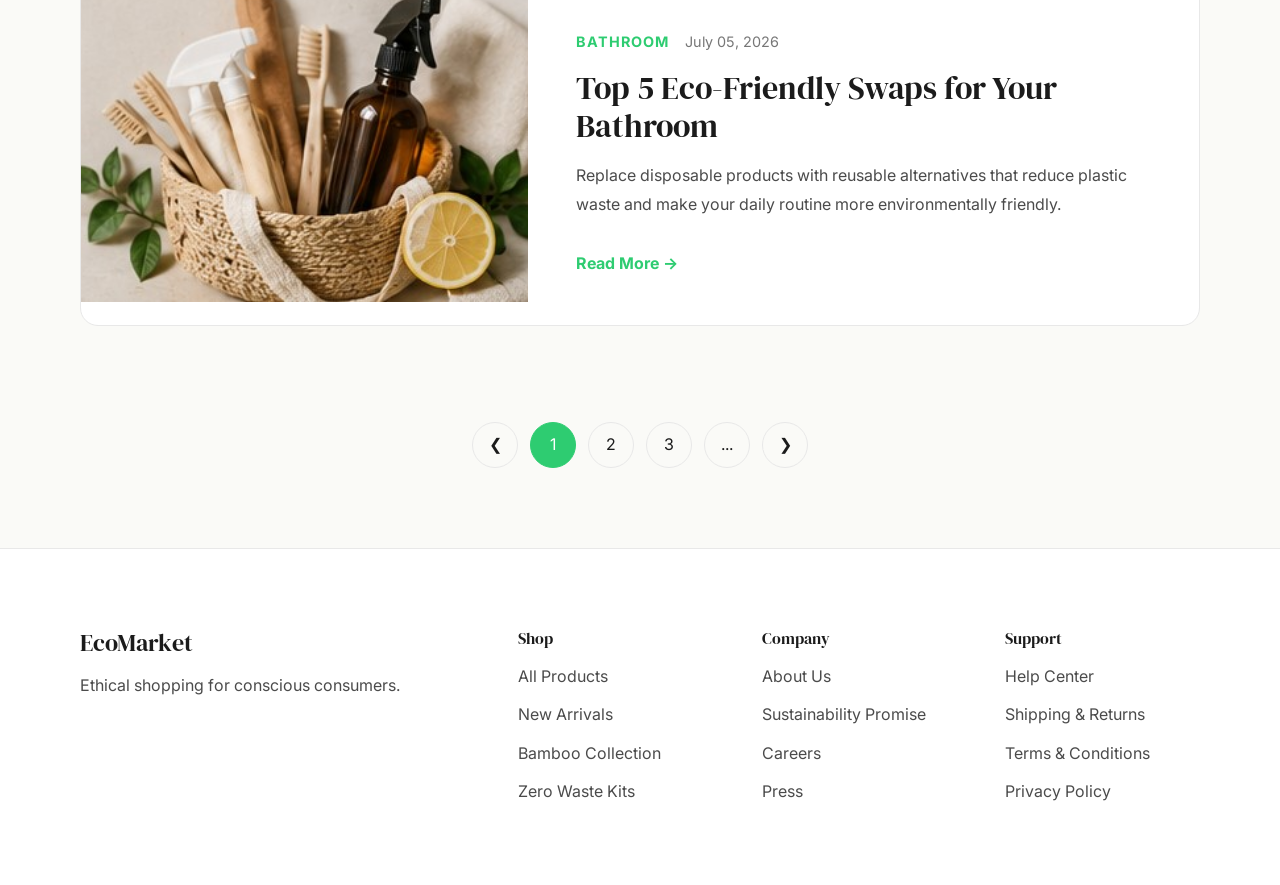
<file: views/blog.html>
<!DOCTYPE html>
<html lang="es">

<head>
    <meta charset="UTF-8">
    <meta name="viewport" content="width=device-width, initial-scale=1.0">

    <title>EcoMarket | Blog</title>

    <!-- Google Fonts -->
    <link rel="preconnect" href="https://fonts.googleapis.com">
    <link rel="preconnect" href="https://fonts.gstatic.com" crossorigin>
    <link
        href="https://fonts.googleapis.com/css2?family=DM+Serif+Display&family=Inter:wght@300;400;500;600;700&display=swap"
        rel="stylesheet">

    <!-- CSS -->
    <link rel="stylesheet" href="../css/main.css">
    <link rel="stylesheet" href="../css/layout.css">
    <link rel="stylesheet" href="../css/components.css">
    <link rel="stylesheet" href="../css/animations.css">
    <link rel="stylesheet" href="../css/blog.css">
</head>


<body>
    <!----------------- HEADER ----------------->
    <header class="site-header">

        <div class="container">

            <!-- Logo -->
            <a href="index.html" class="logo">

                <svg class="logo__icon" xmlns="http://www.w3.org/2000/svg" viewBox="0 0 24 24" fill="none"
                    stroke="currentColor" stroke-width="2" stroke-linecap="round" stroke-linejoin="round">

                    <path d="M11 20A7 7 0 0 1 4 13C4 7 9 3 20 4c-1 11-5 16-11 16z" />
                    <path d="M10 14c2-2 5-4 9-5" />

                </svg>

                <span class="logo__text">

                    EcoMarket

                </span>

            </a>

            <!-- Navegación -->
            <nav class="site-nav">

                <ul class="site-nav__menu">

                    <li class="site-nav__item">
                        <a href="../index.html">Home</a>
                    </li>

                    <li class="site-nav__item">
                        <a href="productos.html">Store</a>
                    </li>

                    <li class="site-nav__item">
                        <a href="sobre-nosotros.html">Our Story</a>
                    </li>

                    <li class="site-nav__item">
                        <a href="blog.html" class="active">Blog</a>
                    </li>

                    <li class="site-nav__item">
                        <a href="contacto.html">Contact</a>
                    </li>

                </ul>

            </nav>

            <!-- Acciones -->
            <div class="header-actions">

                <!-- Buscar -->
                <a href="#" class="icon-button" aria-label="Search">

                    <svg xmlns="http://www.w3.org/2000/svg" width="24" height="24" viewBox="0 0 24 24" fill="none"
                        stroke="currentColor" stroke-width="2" stroke-linecap="round" stroke-linejoin="round"
                        class="lucide lucide-search-icon lucide-search">
                        <path d="m21 21-4.34-4.34" />
                        <circle cx="11" cy="11" r="8" />
                    </svg>

                </a>

                <!-- Carrito -->
                <a href="#" class="icon-button" aria-label="Shopping cart">

                    <svg xmlns="http://www.w3.org/2000/svg" width="24" height="24" viewBox="0 0 24 24" fill="none"
                        stroke="currentColor" stroke-width="2" stroke-linecap="round" stroke-linejoin="round"
                        class="lucide lucide-shopping-bag-icon lucide-shopping-bag">
                        <path d="M16 10a4 4 0 0 1-8 0" />
                        <path d="M3.103 6.034h17.794" />
                        <path
                            d="M3.4 5.467a2 2 0 0 0-.4 1.2V20a2 2 0 0 0 2 2h14a2 2 0 0 0 2-2V6.667a2 2 0 0 0-.4-1.2l-2-2.667A2 2 0 0 0 17 2H7a2 2 0 0 0-1.6.8z" />
                    </svg>

                </a>

                <!-- Modo oscuro -->
                <a href="#" class="icon-button" aria-label="Dark mode">

                    <svg xmlns="http://www.w3.org/2000/svg" width="24" height="24" viewBox="0 0 24 24" fill="none"
                        stroke="currentColor" stroke-width="2" stroke-linecap="round" stroke-linejoin="round">

                        <path d="M12 3a6 6 0 0 0 9 9A9 9 0 1 1 12 3z" />

                    </svg>

                </a>

            </div>

        </div>

    </header>

    <!----------------- MAIN ----------------->
    <main>

        <!-- ================= BLOG HEADER ================= -->

        <section class="blog-header">

            <div class="container">

                <span class="blog-header__subtitle">
                    OUR EDITORIAL
                </span>

                <h1 class="blog-header__title">
                    Vida Sostenible
                </h1>

                <p class="blog-header__description">
                    Explore our collection of articles, guides, and stories dedicated to helping you
                    live a greener, more conscious life. Small steps for a big impact.
                </p>

            </div>

        </section>

        <!----------------- BLOG LIST ----------------->

        <section class="blog-list">

            <div class="container">

                <!-- ARTICLE 01 -->

                <article class="blog-card">

                    <figure class="blog-card__image">

                        <img src="../img/blog/blog-01.jpg" alt="Reduce Waste at Home">

                    </figure>

                    <div class="blog-card__content">

                        <div class="blog-card__meta">

                            <span class="blog-card__category">
                                Zero Waste
                            </span>

                            <time datetime="2026-07-20">
                                July 20, 2026
                            </time>

                        </div>

                        <h2 class="blog-card__title">

                            The Ultimate Guide to Reducing Household Waste

                        </h2>

                        <p class="blog-card__excerpt">

                            Discover practical strategies to reduce everyday waste,
                            embrace reusable alternatives and create a more sustainable
                            home without sacrificing comfort or convenience.

                        </p>

                        <a href="blog-detail.html" class="blog-card__button">

                            Read More →

                        </a>

                    </div>

                </article>

                <!-- ARTICLE 02 -->

                <article class="blog-card">

                    <figure class="blog-card__image">

                        <img src="../img/blog/blog-02.jpg" alt="Sustainable Wardrobe">

                    </figure>

                    <div class="blog-card__content">

                        <div class="blog-card__meta">

                            <span class="blog-card__category">
                                Fashion
                            </span>

                            <time datetime="2026-07-15">
                                July 15, 2026
                            </time>

                        </div>

                        <h2 class="blog-card__title">

                            Building a Sustainable Capsule Wardrobe

                        </h2>

                        <p class="blog-card__excerpt">

                            Learn how to create a timeless wardrobe using fewer,
                            higher-quality garments that reduce waste while
                            maintaining your personal style.

                        </p>

                        <a href="blog-detail.html" class="blog-card__button">

                            Read More →

                        </a>

                    </div>

                </article>

                <!-- ARTICLE 03 -->

                <article class="blog-card">

                    <figure class="blog-card__image">

                        <img src="../img/blog/blog-03.jpg" alt="Native Plants">

                    </figure>

                    <div class="blog-card__content">

                        <div class="blog-card__meta">

                            <span class="blog-card__category">
                                Nature
                            </span>

                            <time datetime="2026-07-10">
                                July 10, 2026
                            </time>

                        </div>

                        <h2 class="blog-card__title">

                            Rewilding Your Garden: Why Native Plants Matter

                        </h2>

                        <p class="blog-card__excerpt">

                            Discover how native plants attract pollinators,
                            improve biodiversity and create healthier outdoor
                            spaces with less maintenance.

                        </p>

                        <a href="blog-detail.html" class="blog-card__button">

                            Read More →

                        </a>

                    </div>

                </article>

                <!-- ARTICLE 04 -->

                <article class="blog-card">

                    <figure class="blog-card__image">

                        <img src="../img/blog/blog-04.jpg" alt="Eco Bathroom">

                    </figure>

                    <div class="blog-card__content">

                        <div class="blog-card__meta">

                            <span class="blog-card__category">
                                Bathroom
                            </span>

                            <time datetime="2026-07-05">
                                July 05, 2026
                            </time>

                        </div>

                        <h2 class="blog-card__title">

                            Top 5 Eco-Friendly Swaps for Your Bathroom

                        </h2>

                        <p class="blog-card__excerpt">

                            Replace disposable products with reusable alternatives
                            that reduce plastic waste and make your daily routine
                            more environmentally friendly.

                        </p>

                        <a href="blog-detail.html" class="blog-card__button">

                            Read More →

                        </a>

                    </div>

                </article>

                <!-- ================= PAGINATION ================= -->

                <nav class="blog-pagination" aria-label="Blog Pagination">

                    <a href="#" class="page-arrow">

                        &#10094;

                    </a>

                    <a href="#" class="page-number active">

                        1

                    </a>

                    <a href="#" class="page-number">

                        2

                    </a>

                    <a href="#" class="page-number">

                        3

                    </a>

                    <span class="page-dots">

                        ...

                    </span>

                    <a href="#" class="page-arrow">

                        &#10095;

                    </a>

                </nav>

            </div>

        </section>

    </main>

    <!----------------- FOOTER ----------------->
    <footer class="site-footer">

        <div class="container">

            <div class="footer-column">

                <h3>EcoMarket</h3>

                <p>
                    Ethical shopping for conscious consumers.
                </p>

            </div>


            <div class="footer-column">

                <h4>Shop</h4>

                <ul>

                    <li><a href="#">All Products</a></li>
                    <li><a href="#">New Arrivals</a></li>
                    <li><a href="#">Bamboo Collection</a></li>
                    <li><a href="#">Zero Waste Kits</a></li>

                </ul>

            </div>


            <div class="footer-column">

                <h4>Company</h4>

                <ul>

                    <li><a href="#">About Us</a></li>
                    <li><a href="#">Sustainability Promise</a></li>
                    <li><a href="#">Careers</a></li>
                    <li><a href="#">Press</a></li>

                </ul>

            </div>


            <div class="footer-column">

                <h4>Support</h4>

                <ul>

                    <li><a href="#">Help Center</a></li>
                    <li><a href="#">Shipping & Returns</a></li>
                    <li><a href="#">Terms & Conditions</a></li>
                    <li><a href="#">Privacy Policy</a></li>

                </ul>

            </div>

        </div>

    </footer>

</body>

</html>
</file>
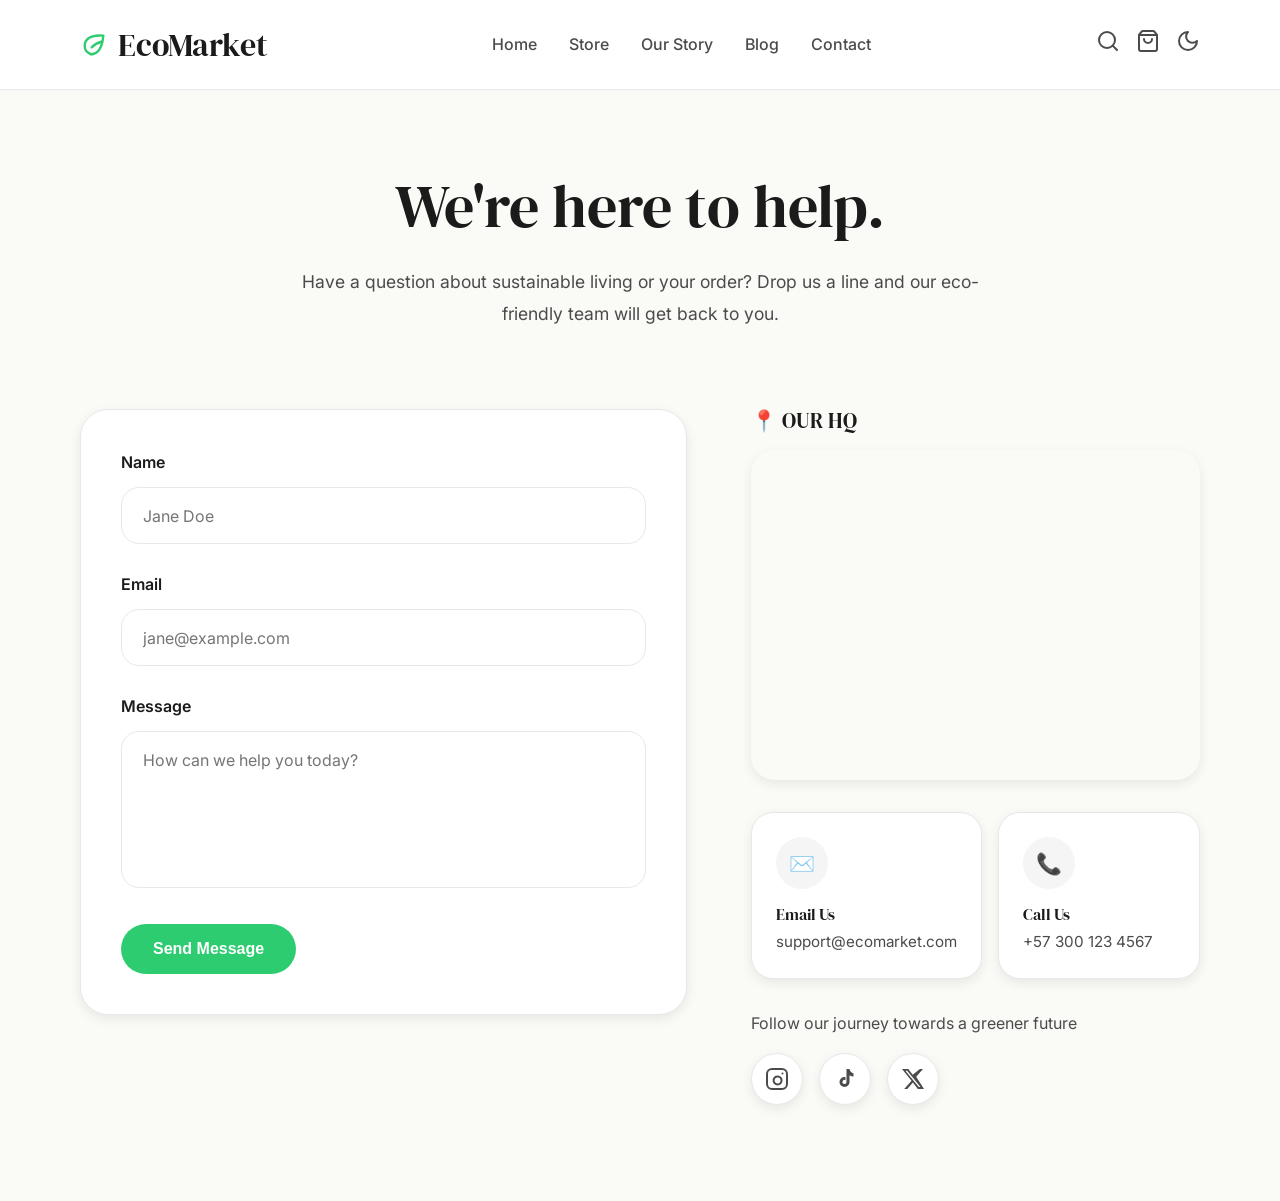
<file: views/contacto.html>
<!DOCTYPE html>
<html lang="es">

<head>
    <meta charset="UTF-8">
    <meta name="viewport" content="width=device-width, initial-scale=1.0">

    <title>EcoMarket | Contact Us</title>

    <!-- Google Fonts -->
    <link rel="preconnect" href="https://fonts.googleapis.com">
    <link rel="preconnect" href="https://fonts.gstatic.com" crossorigin>
    <link
        href="https://fonts.googleapis.com/css2?family=DM+Serif+Display&family=Inter:wght@300;400;500;600;700&display=swap"
        rel="stylesheet">

    <!-- CSS -->
    <link rel="stylesheet" href="../css/main.css">
    <link rel="stylesheet" href="../css/layout.css">
    <link rel="stylesheet" href="../css/components.css">
    <link rel="stylesheet" href="../css/animations.css">
</head>


<body>
    <!----------------- HEADER ----------------->
    <header class="site-header">

        <div class="container">

            <!-- Logo -->
            <a href="../index.html" class="logo">

                <svg class="logo__icon" xmlns="http://www.w3.org/2000/svg" viewBox="0 0 24 24" fill="none"
                    stroke="currentColor" stroke-width="2" stroke-linecap="round" stroke-linejoin="round">

                    <path d="M11 20A7 7 0 0 1 4 13C4 7 9 3 20 4c-1 11-5 16-11 16z" />
                    <path d="M10 14c2-2 5-4 9-5" />

                </svg>

                <span class="logo__text">

                    EcoMarket

                </span>
                
            </a>

            <!-- Navegación -->
            <nav class="site-nav">

                <ul class="site-nav__menu">

                    <li class="site-nav__item"><a href="../index.html">Home</a></li>
                    <li class="site-nav__item"><a href="productos.html">Store</a></li>
                    <li class="site-nav__item"><a href="sobre-nosotros.html">Our Story</a></li>
                    <li class="site-nav__item"><a href="blog.html">Blog</a></li>
                    <li class="site-nav__item"><a href="contacto.html" class="active">Contact</a></li>

                </ul>

            </nav>

            <!-- Acciones -->
            <div class="header-actions">

                <!-- Buscar -->
                <a href="#" class="icon-button" aria-label="Search">

                    <svg xmlns="http://www.w3.org/2000/svg" width="24" height="24" viewBox="0 0 24 24" fill="none"
                        stroke="currentColor" stroke-width="2" stroke-linecap="round" stroke-linejoin="round"
                        class="lucide lucide-search-icon lucide-search">
                        <path d="m21 21-4.34-4.34" />
                        <circle cx="11" cy="11" r="8" />
                    </svg>

                </a>

                <!-- Carrito -->
                <a href="#" class="icon-button" aria-label="Shopping cart">

                    <svg xmlns="http://www.w3.org/2000/svg" width="24" height="24" viewBox="0 0 24 24" fill="none"
                        stroke="currentColor" stroke-width="2" stroke-linecap="round" stroke-linejoin="round"
                        class="lucide lucide-shopping-bag-icon lucide-shopping-bag">
                        <path d="M16 10a4 4 0 0 1-8 0" />
                        <path d="M3.103 6.034h17.794" />
                        <path
                            d="M3.4 5.467a2 2 0 0 0-.4 1.2V20a2 2 0 0 0 2 2h14a2 2 0 0 0 2-2V6.667a2 2 0 0 0-.4-1.2l-2-2.667A2 2 0 0 0 17 2H7a2 2 0 0 0-1.6.8z" />
                    </svg>

                </a>

                <!-- Modo oscuro -->
                <a href="#" class="icon-button" aria-label="Dark mode">

                    <svg xmlns="http://www.w3.org/2000/svg" width="24" height="24" viewBox="0 0 24 24" fill="none"
                        stroke="currentColor" stroke-width="2" stroke-linecap="round" stroke-linejoin="round">

                        <path d="M12 3a6 6 0 0 0 9 9A9 9 0 1 1 12 3z" />

                    </svg>

                </a>

            </div>

        </div>

    </header>

    <!----------------- MAIN ----------------->
    <main>

        <!-- CONTACT HERO -->

        <section class="contact-hero">

            <div class="container">

                <h1 class="contact-hero__title">
                    We're here to help.
                </h1>

                <p class="contact-hero__description">
                    Have a question about sustainable living or your order?
                    Drop us a line and our eco-friendly team will get back to you.
                </p>

            </div>

        </section>


        <!-- CONTACT CONTENT -->

        <section class="contact-content section">

            <div class="container contact-content__grid">

                <!-- FORMULARIO -->

                <div class="contact-form-card">

                    <form class="contact-form">

                        <div class="form-group">

                            <label for="name">Name</label>

                            <input type="text" id="name" placeholder="Jane Doe" required>

                        </div>

                        <div class="form-group">

                            <label for="email">Email</label>

                            <input type="email" id="email" placeholder="jane@example.com" required>

                        </div>

                        <div class="form-group">

                            <label for="message">Message</label>

                            <textarea id="message" rows="6" placeholder="How can we help you today?"
                                required></textarea>

                        </div>

                        <button class="btn btn-primary">

                            Send Message

                        </button>

                    </form>

                </div>

                <!-- INFORMACIÓN -->

                <aside class="contact-info">

                    <h3 class="contact-info__title">

                        📍 OUR HQ

                    </h3>

                    <!-- MAPA -->

                    <a class="contact-map" href="https://maps.google.com/?q=Bogota,Colombia" target="_blank">

                        <iframe src="https://www.google.com/maps?q=Bogota,Colombia&output=embed" loading="lazy"
                            allowfullscreen>
                        </iframe>

                    </a>

                    <!-- TARJETAS -->

                    <div class="contact-cards">

                        <article class="contact-card">

                            <span class="contact-card__icon">

                                ✉️

                            </span>

                            <h4>Email Us</h4>

                            <p>

                                support@ecomarket.com

                            </p>

                        </article>

                        <article class="contact-card">

                            <span class="contact-card__icon">

                                📞

                            </span>

                            <h4>Call Us</h4>

                            <p>

                                +57 300 123 4567

                            </p>

                        </article>

                    </div>

                    <p class="contact-social__text">

                        Follow our journey towards a greener future

                    </p>

                    <div class="contact-social">

                        <a href="#">

                            <svg xmlns="http://www.w3.org/2000/svg" viewBox="0 0 24 24" width="24" height="24"
                                fill="none" stroke="currentColor" stroke-width="2" stroke-linecap="round"
                                stroke-linejoin="round">
                                <rect x="2" y="2" width="20" height="20" rx="5" ry="5" />
                                <path d="M16 11.37a4 4 0 1 1-1.37-1.37A4 4 0 0 1 16 11.37z" />
                                <line x1="17.5" y1="6.5" x2="17.5" y2="6.5" />
                            </svg>

                        </a>

                        <a href="#">

                            <svg xmlns="http://www.w3.org/2000/svg" viewBox="0 0 24 24" width="24" height="24"
                                fill="currentColor">
                                <path
                                    d="M16.5 2c.4 2.1 1.8 3.9 4 4.5v3a7.3 7.3 0 0 1-4-1.2V15a5 5 0 1 1-5-5c.3 0 .7 0 1 .1v3.1a2 2 0 1 0 1 1.8V2h3z" />
                            </svg>

                        </a>

                        <a href="#">

                            <svg xmlns="http://www.w3.org/2000/svg" viewBox="0 0 24 24" width="24" height="24"
                                fill="currentColor">
                                <path
                                    d="M18.9 2H22l-6.8 7.8L23 22h-6.2l-4.9-6.4L6.3 22H3.2l7.3-8.3L1 2h6.3l4.4 5.8L18.9 2zm-1.1 18h1.7L6.2 3.8H4.4L17.8 20z" />
                            </svg>

                        </a>

                    </div>

                </aside>

            </div>

        </section>

    </main>

</body>

</html>
</file>
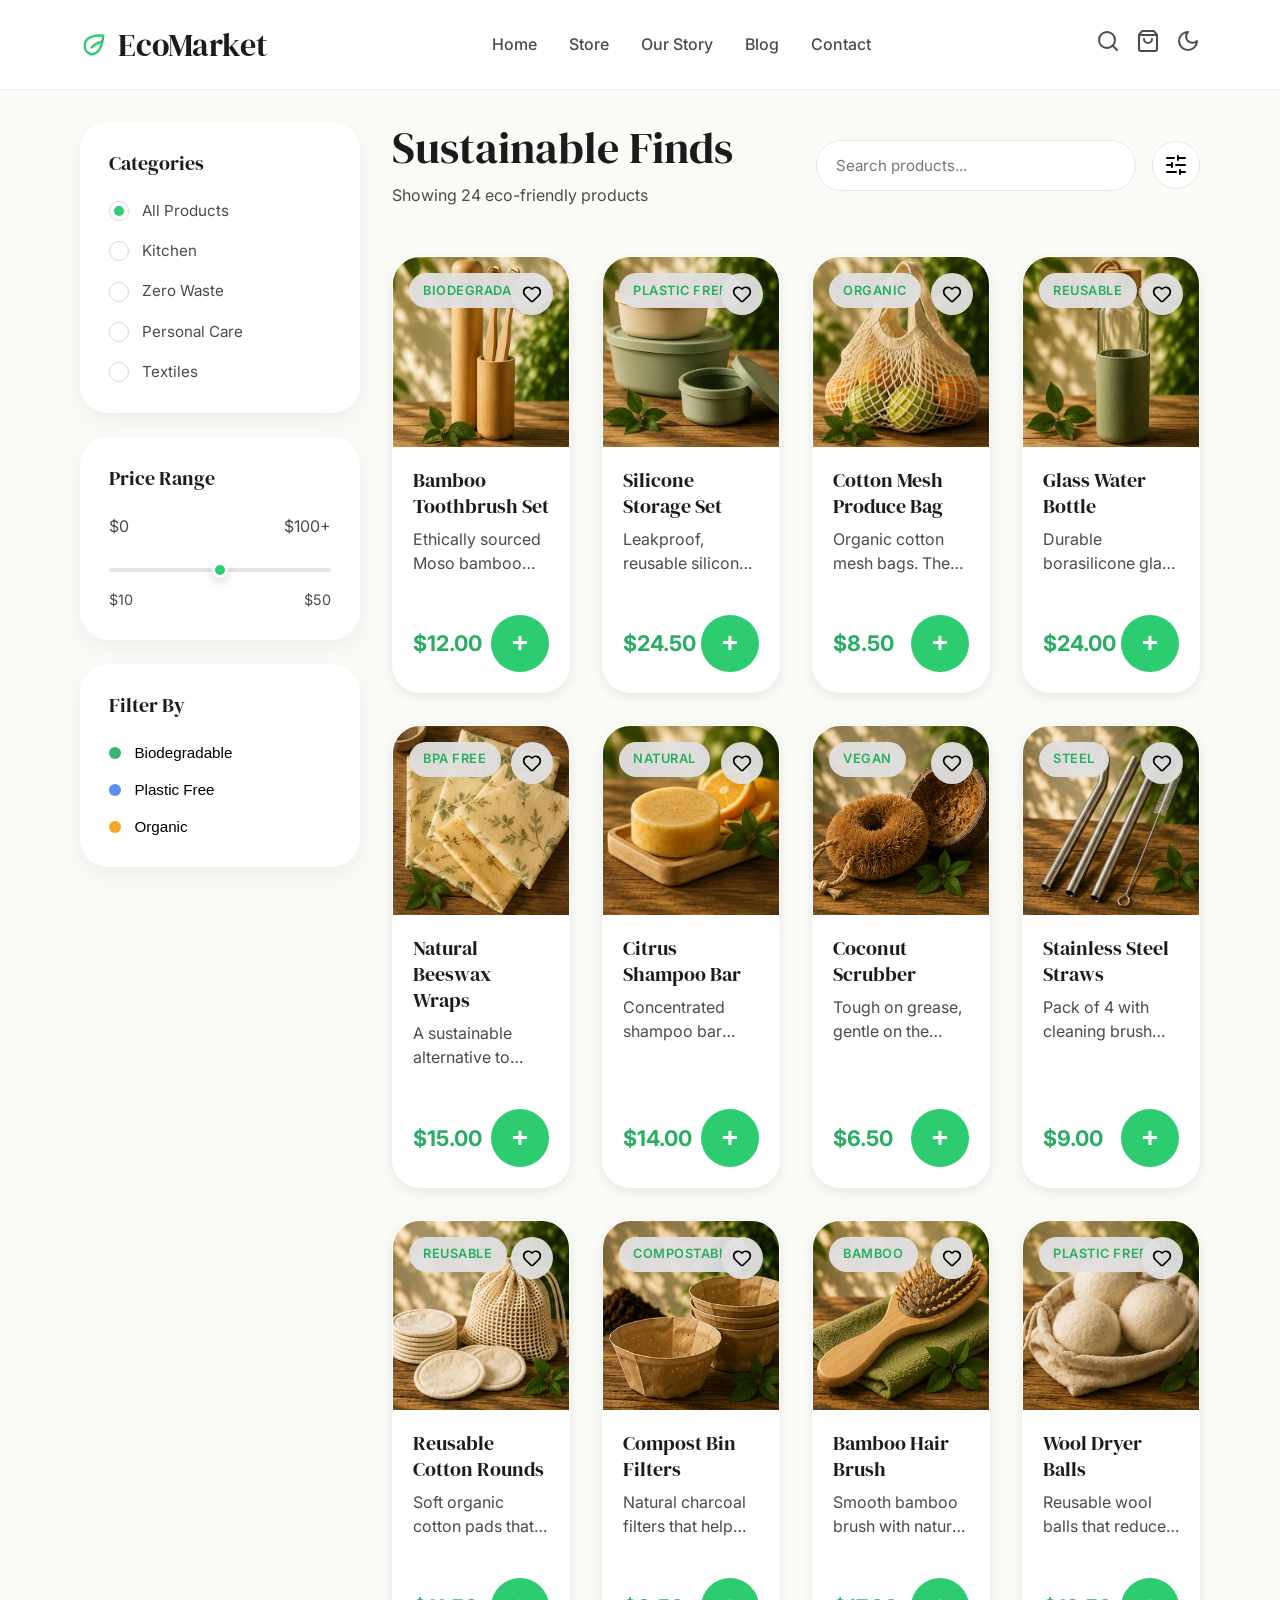
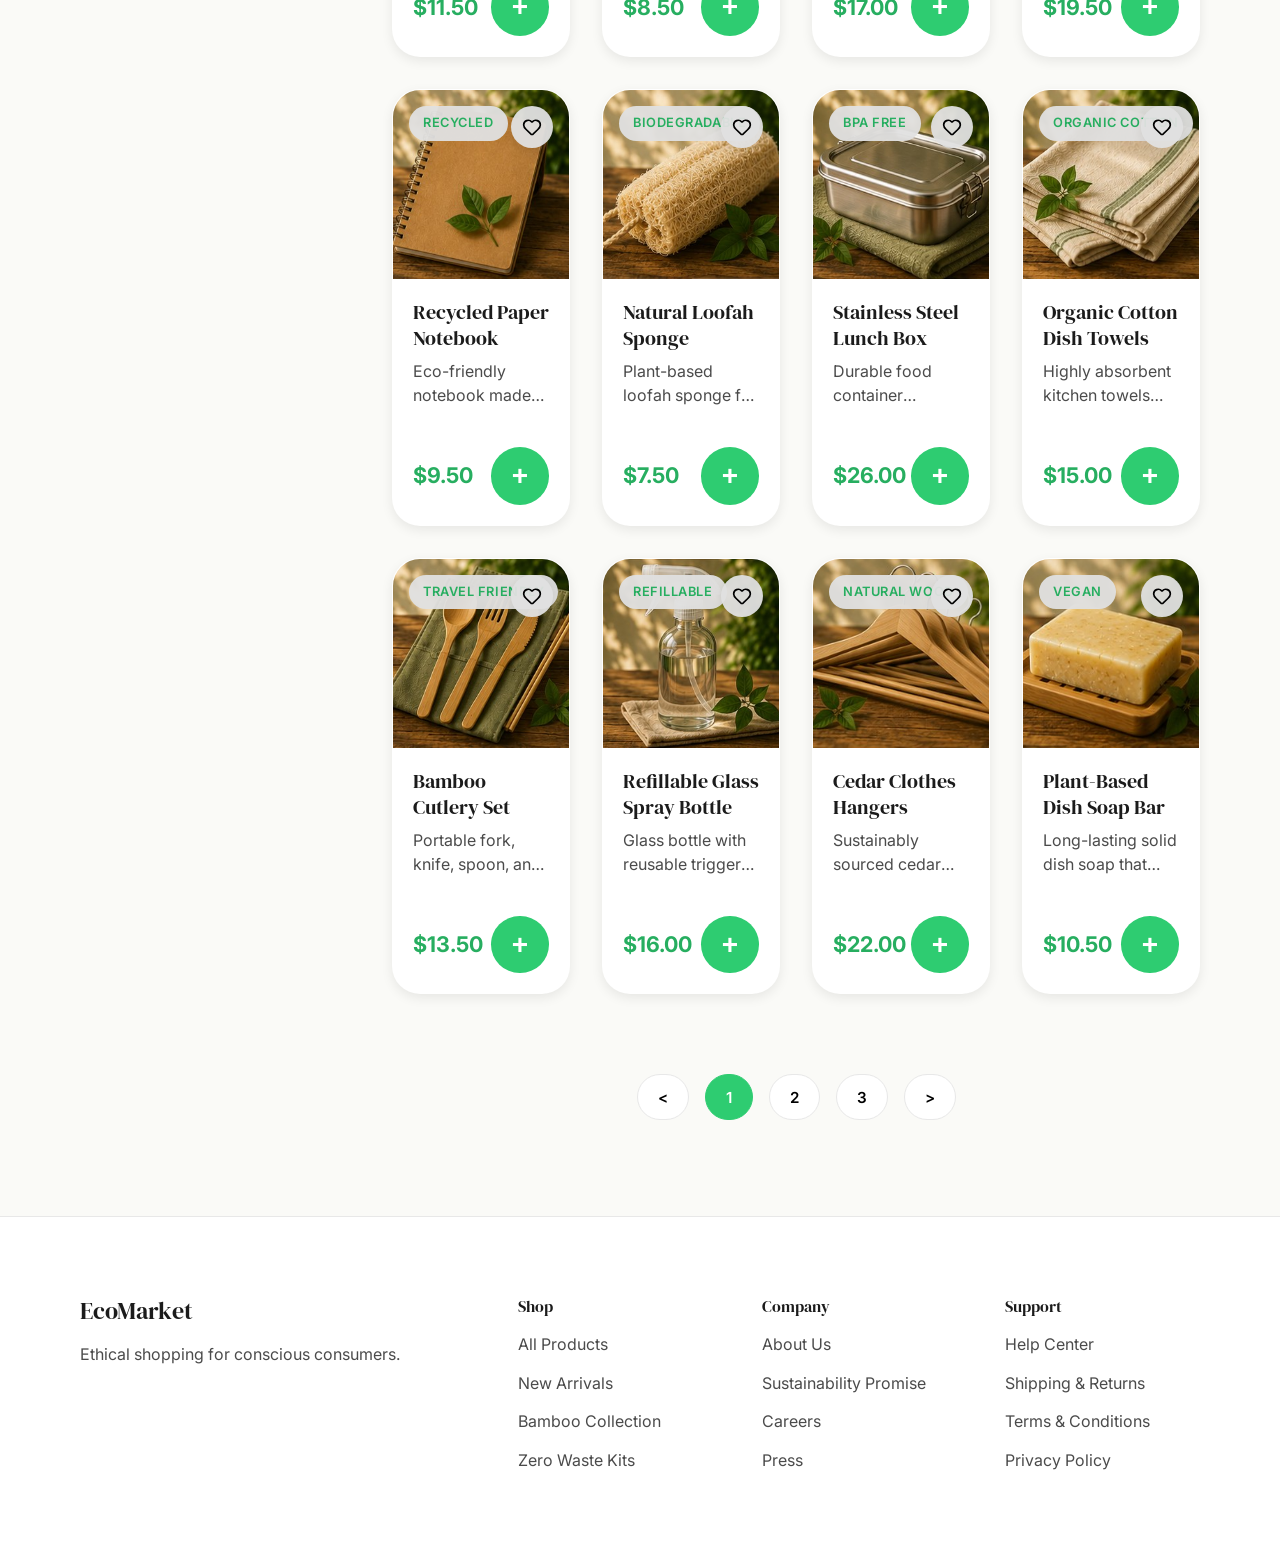
<file: views/productos.html>
<!DOCTYPE html>
<html lang="es">

<head>
    <meta charset="UTF-8">
    <meta name="viewport" content="width=device-width, initial-scale=1.0">

    <title>EcoMarket | Store</title>

    <!-- Google Fonts -->
    <link rel="preconnect" href="https://fonts.googleapis.com">
    <link rel="preconnect" href="https://fonts.gstatic.com" crossorigin>
    <link
        href="https://fonts.googleapis.com/css2?family=DM+Serif+Display&family=Inter:wght@300;400;500;600;700&display=swap"
        rel="stylesheet">

    <!-- CSS -->
    <link rel="stylesheet" href="../css/main.css">
    <link rel="stylesheet" href="../css/layout.css">
    <link rel="stylesheet" href="../css/components.css">
    <link rel="stylesheet" href="../css/animations.css">
</head>

<body>
    <!----------------- HEADER ----------------->
    <header class="site-header">

        <div class="container">

            <!-- Logo -->
            <a href="../index.html" class="logo">

                <svg class="logo__icon" xmlns="http://www.w3.org/2000/svg" viewBox="0 0 24 24" fill="none"
                    stroke="currentColor" stroke-width="2" stroke-linecap="round" stroke-linejoin="round">

                    <path d="M11 20A7 7 0 0 1 4 13C4 7 9 3 20 4c-1 11-5 16-11 16z" />
                    <path d="M10 14c2-2 5-4 9-5" />

                </svg>

                <span class="logo__text">

                    EcoMarket

                </span>
                
            </a>

            <!-- Navegación -->
            <nav class="site-nav">

                <ul class="site-nav__menu">

                    <li class="site-nav__item"><a href="../index.html">Home</a></li>
                    <li class="site-nav__item"><a href="productos.html" class="active">Store</a></li>
                    <li class="site-nav__item"><a href="sobre-nosotros.html">Our Story</a></li>
                    <li class="site-nav__item"><a href="blog.html">Blog</a></li>
                    <li class="site-nav__item"><a href="contacto.html">Contact</a></li>

                </ul>

            </nav>

            <!-- Acciones -->
            <div class="header-actions">

                <!-- Buscar -->
                <a href="#" class="icon-button" aria-label="Search">

                    <svg xmlns="http://www.w3.org/2000/svg" width="24" height="24" viewBox="0 0 24 24" fill="none"
                        stroke="currentColor" stroke-width="2" stroke-linecap="round" stroke-linejoin="round"
                        class="lucide lucide-search-icon lucide-search">
                        <path d="m21 21-4.34-4.34" />
                        <circle cx="11" cy="11" r="8" />
                    </svg>

                </a>

                <!-- Carrito -->
                <a href="#" class="icon-button" aria-label="Shopping cart">

                    <svg xmlns="http://www.w3.org/2000/svg" width="24" height="24" viewBox="0 0 24 24" fill="none"
                        stroke="currentColor" stroke-width="2" stroke-linecap="round" stroke-linejoin="round"
                        class="lucide lucide-shopping-bag-icon lucide-shopping-bag">
                        <path d="M16 10a4 4 0 0 1-8 0" />
                        <path d="M3.103 6.034h17.794" />
                        <path
                            d="M3.4 5.467a2 2 0 0 0-.4 1.2V20a2 2 0 0 0 2 2h14a2 2 0 0 0 2-2V6.667a2 2 0 0 0-.4-1.2l-2-2.667A2 2 0 0 0 17 2H7a2 2 0 0 0-1.6.8z" />
                    </svg>

                </a>

                <!-- Modo oscuro -->
                <a href="#" class="icon-button" aria-label="Dark mode">

                    <svg xmlns="http://www.w3.org/2000/svg" width="24" height="24" viewBox="0 0 24 24" fill="none"
                        stroke="currentColor" stroke-width="2" stroke-linecap="round" stroke-linejoin="round">

                        <path d="M12 3a6 6 0 0 0 9 9A9 9 0 1 1 12 3z" />

                    </svg>

                </a>

            </div>

        </div>

    </header>


    <!----------------- MAIN ----------------->
    <main>

        <!-- CATALOGO -->
        <section class="catalog">

            <div class="container">

                <aside class="catalog-sidebar">

                    <!----- Tajeta 1 ----->
                    <div class="filter-card">

                        <h3 class="filter-card__title">Categories</h3>

                        <ul class="filter-list">

                            <li>

                                <label>

                                    <input type="radio" name="category" checked>

                                    <span>All Products</span>

                                </label>

                            </li>

                            <li>

                                <label>

                                    <input type="radio" name="category">

                                    <span>Kitchen</span>

                                </label>

                            </li>

                            <li>

                                <label>

                                    <input type="radio" name="category">

                                    <span>Zero Waste</span>

                                </label>

                            </li>

                            <li>

                                <label>

                                    <input type="radio" name="category">

                                    <span>Personal Care</span>

                                </label>

                            </li>

                            <li>

                                <label>

                                    <input type="radio" name="category">

                                    <span>Textiles</span>

                                </label>

                            </li>

                        </ul>

                    </div>

                    <!----- Tajeta 2 ----->
                    <div class="filter-card">

                        <h3 class="filter-card__title">Price Range</h3>

                        <div class="price-range__labels">

                            <span>$0</span>

                            <span>$100+</span>

                        </div>

                        <input type="range" min="0" max="100" value="50" class="price-range__slider">

                        <div class="price-range__values">

                            <span>$10</span>

                            <span>$50</span>

                        </div>

                    </div>


                    <!----- Tajeta 3 ----->
                    <div class="filter-card">

                        <h3 class="filter-card__title">Filter By</h3>

                        <ul class="filter-tags">

                            <li>

                                <button type="button" class="filter-tag">

                                    <span class="filter-tag__color filter-tag__color--green"></span>

                                    <span>Biodegradable</span>

                                </button>

                            </li>

                            <li>

                                <button type="button" class="filter-tag">

                                    <span class="filter-tag__color filter-tag__color--blue"></span>

                                    <span>Plastic Free</span>

                                </button>

                            </li>

                            <li>

                                <button type="button" class="filter-tag">

                                    <span class="filter-tag__color filter-tag__color--orange"></span>

                                    <span>Organic</span>

                                </button>

                            </li>

                        </ul>

                    </div>

                </aside>


                <section class="catalog-products">

                    <div class="catalog-header">

                        <div class="catalog-header__text">

                            <h2>Sustainable Finds</h2>

                            <p>Showing 24 eco-friendly products</p>

                        </div>

                        <div class="catalog-header__actions">

                            <form class="catalog-search">

                                <input type="search" placeholder="Search products...">

                            </form>

                            <button type="button" class="catalog-filter-button" aria-label="Open filters">

                                <svg xmlns="http://www.w3.org/2000/svg" width="24" height="24" viewBox="0 0 24 24"
                                    fill="none" stroke="currentColor" stroke-width="2" stroke-linecap="round"
                                    stroke-linejoin="round"
                                    class="lucide lucide-sliders-horizontal-icon lucide-sliders-horizontal">
                                    <path d="M10 5H3" />
                                    <path d="M12 19H3" />
                                    <path d="M14 3v4" />
                                    <path d="M16 17v4" />
                                    <path d="M21 12h-9" />
                                    <path d="M21 19h-5" />
                                    <path d="M21 5h-7" />
                                    <path d="M8 10v4" />
                                    <path d="M8 12H3" />
                                </svg>

                            </button>

                        </div>

                    </div>

                    <div class="products-grid">

                        <!-- Producto 1 -->
                        <article class="product-card">

                            <figure class="product-card__image">

                                <span class="product-card__badge">
                                    BIODEGRADABLE
                                </span>

                                <button type="button" class="product-card__favorite" aria-label="Add to favorites">

                                    <svg xmlns="http://www.w3.org/2000/svg" width="24" height="24" viewBox="0 0 24 24"
                                        fill="none" stroke="currentColor" stroke-width="2" stroke-linecap="round"
                                        stroke-linejoin="round" class="lucide lucide-heart-icon lucide-heart">
                                        <path
                                            d="M2 9.5a5.5 5.5 0 0 1 9.591-3.676.56.56 0 0 0 .818 0A5.49 5.49 0 0 1 22 9.5c0 2.29-1.5 4-3 5.5l-5.492 5.313a2 2 0 0 1-3 .019L5 15c-1.5-1.5-3-3.2-3-5.5" />
                                    </svg>

                                </button>

                                <img src="../img/products/Bamboo-Toothbrush-Set.jpg" alt="Bamboo-Toothbrush">

                            </figure>

                            <div class="product-card__content">

                                <h3 class="product-card__title">Bamboo Toothbrush Set</h3>

                                <p class="product-card__description">
                                    Ethically sourced Moso bamboo handles with charcoal-infused bristles. 100%
                                    compostable...
                                </p>

                                <div class="product-card__footer">

                                    <span class="product-card__price">$12.00</span>

                                    <button type="button" class="product-card__button">+</button>

                                </div>

                            </div>

                        </article>

                        <!-- Producto 2 -->
                        <article class="product-card">

                            <figure class="product-card__image">

                                <span class="product-card__badge">
                                    PLASTIC FREE
                                </span>

                                <button type="button" class="product-card__favorite" aria-label="Add to favorites">

                                    <svg xmlns="http://www.w3.org/2000/svg" width="24" height="24" viewBox="0 0 24 24"
                                        fill="none" stroke="currentColor" stroke-width="2" stroke-linecap="round"
                                        stroke-linejoin="round" class="lucide lucide-heart-icon lucide-heart">
                                        <path
                                            d="M2 9.5a5.5 5.5 0 0 1 9.591-3.676.56.56 0 0 0 .818 0A5.49 5.49 0 0 1 22 9.5c0 2.29-1.5 4-3 5.5l-5.492 5.313a2 2 0 0 1-3 .019L5 15c-1.5-1.5-3-3.2-3-5.5" />
                                    </svg>

                                </button>

                                <img src="../img/products/Silicone-Storage-Set.jpg" alt="Silicone-Storage-Set">

                            </figure>

                            <div class="product-card__content">

                                <h3 class="product-card__title">Silicone Storage Set</h3>

                                <p class="product-card__description">
                                    Leakproof, reusable silicone bags to replace single-use plastic. Freezer safe.
                                </p>

                                <div class="product-card__footer">

                                    <span class="product-card__price">$24.50</span>

                                    <button type="button" class="product-card__button">+</button>

                                </div>

                            </div>

                        </article>

                        <!-- Producto 3 -->
                        <article class="product-card">

                            <figure class="product-card__image">

                                <span class="product-card__badge">
                                    ORGANIC
                                </span>

                                <button type="button" class="product-card__favorite" aria-label="Add to favorites">

                                    <svg xmlns="http://www.w3.org/2000/svg" width="24" height="24" viewBox="0 0 24 24"
                                        fill="none" stroke="currentColor" stroke-width="2" stroke-linecap="round"
                                        stroke-linejoin="round" class="lucide lucide-heart-icon lucide-heart">
                                        <path
                                            d="M2 9.5a5.5 5.5 0 0 1 9.591-3.676.56.56 0 0 0 .818 0A5.49 5.49 0 0 1 22 9.5c0 2.29-1.5 4-3 5.5l-5.492 5.313a2 2 0 0 1-3 .019L5 15c-1.5-1.5-3-3.2-3-5.5" />
                                    </svg>

                                </button>

                                <img src="../img/products/Cotton-Mesh-Produce-Bag.jpg" alt="Cotton-Mesh-Produce-Bag">

                            </figure>

                            <div class="product-card__content">

                                <h3 class="product-card__title">Cotton Mesh Produce Bag</h3>

                                <p class="product-card__description">
                                    Organic cotton mesh bags. The perfect plastic free companion for your grocery runs.
                                </p>

                                <div class="product-card__footer">

                                    <span class="product-card__price">$8.50</span>

                                    <button type="button" class="product-card__button">+</button>

                                </div>

                            </div>

                        </article>

                        <!-- Producto 4 -->
                        <article class="product-card">

                            <figure class="product-card__image">

                                <span class="product-card__badge">
                                    REUSABLE
                                </span>

                                <button type="button" class="product-card__favorite" aria-label="Add to favorites">

                                    <svg xmlns="http://www.w3.org/2000/svg" width="24" height="24" viewBox="0 0 24 24"
                                        fill="none" stroke="currentColor" stroke-width="2" stroke-linecap="round"
                                        stroke-linejoin="round" class="lucide lucide-heart-icon lucide-heart">
                                        <path
                                            d="M2 9.5a5.5 5.5 0 0 1 9.591-3.676.56.56 0 0 0 .818 0A5.49 5.49 0 0 1 22 9.5c0 2.29-1.5 4-3 5.5l-5.492 5.313a2 2 0 0 1-3 .019L5 15c-1.5-1.5-3-3.2-3-5.5" />
                                    </svg>

                                </button>

                                <img src="../img/products/Glass-Water-Bottle.jpg" alt="Glass-Water-Bottle">

                            </figure>

                            <div class="product-card__content">

                                <h3 class="product-card__title">Glass Water Bottle</h3>

                                <p class="product-card__description">
                                    Durable borasilicone glass with a protective silicone sleeve. Stay hydrated, stay
                                    green.
                                </p>

                                <div class="product-card__footer">

                                    <span class="product-card__price">$24.00</span>

                                    <button type="button" class="product-card__button">+</button>

                                </div>

                            </div>

                        </article>

                        <!-- Producto 5 -->
                        <article class="product-card">

                            <figure class="product-card__image">

                                <span class="product-card__badge">
                                    BPA FREE
                                </span>

                                <button type="button" class="product-card__favorite" aria-label="Add to favorites">

                                    <svg xmlns="http://www.w3.org/2000/svg" width="24" height="24" viewBox="0 0 24 24"
                                        fill="none" stroke="currentColor" stroke-width="2" stroke-linecap="round"
                                        stroke-linejoin="round" class="lucide lucide-heart-icon lucide-heart">
                                        <path
                                            d="M2 9.5a5.5 5.5 0 0 1 9.591-3.676.56.56 0 0 0 .818 0A5.49 5.49 0 0 1 22 9.5c0 2.29-1.5 4-3 5.5l-5.492 5.313a2 2 0 0 1-3 .019L5 15c-1.5-1.5-3-3.2-3-5.5" />
                                    </svg>

                                </button>

                                <img src="../img/products/Natural-Beeswax-Wraps.jpg" alt="Natural-Beeswax-Wraps">

                            </figure>

                            <div class="product-card__content">

                                <h3 class="product-card__title">Natural Beeswax Wraps</h3>

                                <p class="product-card__description">
                                    A sustainable alternative to plastic wrap. Washable, reusable and compostable.
                                </p>

                                <div class="product-card__footer">

                                    <span class="product-card__price">$15.00</span>

                                    <button type="button" class="product-card__button">+</button>

                                </div>

                            </div>

                        </article>

                        <!-- Producto 6 -->
                        <article class="product-card">

                            <figure class="product-card__image">

                                <span class="product-card__badge">
                                    NATURAL
                                </span>

                                <button type="button" class="product-card__favorite" aria-label="Add to favorites">

                                    <svg xmlns="http://www.w3.org/2000/svg" width="24" height="24" viewBox="0 0 24 24"
                                        fill="none" stroke="currentColor" stroke-width="2" stroke-linecap="round"
                                        stroke-linejoin="round" class="lucide lucide-heart-icon lucide-heart">
                                        <path
                                            d="M2 9.5a5.5 5.5 0 0 1 9.591-3.676.56.56 0 0 0 .818 0A5.49 5.49 0 0 1 22 9.5c0 2.29-1.5 4-3 5.5l-5.492 5.313a2 2 0 0 1-3 .019L5 15c-1.5-1.5-3-3.2-3-5.5" />
                                    </svg>

                                </button>

                                <img src="../img/products/Citrus-Shampoo-Bar.jpg" alt="Citrus-Shampoo-Bar">

                            </figure>

                            <div class="product-card__content">

                                <h3 class="product-card__title">Citrus Shampoo Bar</h3>

                                <p class="product-card__description">
                                    Concentrated shampoo bar made with essential oils. Lasts up to 80 washes.
                                </p>

                                <div class="product-card__footer">

                                    <span class="product-card__price">$14.00</span>

                                    <button type="button" class="product-card__button">+</button>

                                </div>

                            </div>

                        </article>

                        <!-- Producto 7 -->
                        <article class="product-card">

                            <figure class="product-card__image">

                                <span class="product-card__badge">
                                    VEGAN
                                </span>

                                <button type="button" class="product-card__favorite" aria-label="Add to favorites">

                                    <svg xmlns="http://www.w3.org/2000/svg" width="24" height="24" viewBox="0 0 24 24"
                                        fill="none" stroke="currentColor" stroke-width="2" stroke-linecap="round"
                                        stroke-linejoin="round" class="lucide lucide-heart-icon lucide-heart">
                                        <path
                                            d="M2 9.5a5.5 5.5 0 0 1 9.591-3.676.56.56 0 0 0 .818 0A5.49 5.49 0 0 1 22 9.5c0 2.29-1.5 4-3 5.5l-5.492 5.313a2 2 0 0 1-3 .019L5 15c-1.5-1.5-3-3.2-3-5.5" />
                                    </svg>

                                </button>

                                <img src="../img/products/coconut-scrubber.jpg" alt="Coconut-Scrubber">

                            </figure>

                            <div class="product-card__content">

                                <h3 class="product-card__title">Coconut Scrubber</h3>

                                <p class="product-card__description">
                                    Tough on grease, gentle on the planet
                                </p>

                                <div class="product-card__footer">

                                    <span class="product-card__price">$6.50</span>

                                    <button type="button" class="product-card__button">+</button>

                                </div>

                            </div>

                        </article>

                        <!-- Producto 8 -->
                        <article class="product-card">

                            <figure class="product-card__image">

                                <span class="product-card__badge">
                                    STEEL
                                </span>

                                <button type="button" class="product-card__favorite" aria-label="Add to favorites">

                                    <svg xmlns="http://www.w3.org/2000/svg" width="24" height="24" viewBox="0 0 24 24"
                                        fill="none" stroke="currentColor" stroke-width="2" stroke-linecap="round"
                                        stroke-linejoin="round" class="lucide lucide-heart-icon lucide-heart">
                                        <path
                                            d="M2 9.5a5.5 5.5 0 0 1 9.591-3.676.56.56 0 0 0 .818 0A5.49 5.49 0 0 1 22 9.5c0 2.29-1.5 4-3 5.5l-5.492 5.313a2 2 0 0 1-3 .019L5 15c-1.5-1.5-3-3.2-3-5.5" />
                                    </svg>

                                </button>

                                <img src="../img/products/Stainless-Steel-Straws.jpg" alt="Stainless Steel Straws">

                            </figure>

                            <div class="product-card__content">

                                <h3 class="product-card__title">Stainless Steel Straws</h3>

                                <p class="product-card__description">
                                    Pack of 4 with cleaning brush and pouch.
                                </p>

                                <div class="product-card__footer">

                                    <span class="product-card__price">$9.00</span>

                                    <button type="button" class="product-card__button">+</button>

                                </div>

                            </div>

                        </article>

                        <!-- Producto 9 -->
                        <article class="product-card">

                            <figure class="product-card__image">

                                <span class="product-card__badge">
                                    REUSABLE
                                </span>

                                <button type="button" class="product-card__favorite" aria-label="Add to favorites">

                                    <svg xmlns="http://www.w3.org/2000/svg" width="24" height="24" viewBox="0 0 24 24"
                                        fill="none" stroke="currentColor" stroke-width="2" stroke-linecap="round"
                                        stroke-linejoin="round" class="lucide lucide-heart-icon lucide-heart">
                                        <path
                                            d="M2 9.5a5.5 5.5 0 0 1 9.591-3.676.56.56 0 0 0 .818 0A5.49 5.49 0 0 1 22 9.5c0 2.29-1.5 4-3 5.5l-5.492 5.313a2 2 0 0 1-3 .019L5 15c-1.5-1.5-3-3.2-3-5.5" />
                                    </svg>

                                </button>

                                <img src="../img/products/Reusable-Cotton-Rounds.jpg" alt="Reusable Cotton Rounds">

                            </figure>

                            <div class="product-card__content">

                                <h3 class="product-card__title">Reusable Cotton Rounds</h3>

                                <p class="product-card__description">
                                    Soft organic cotton pads that replace disposable makeup wipes.
                                </p>

                                <div class="product-card__footer">

                                    <span class="product-card__price">$11.50</span>

                                    <button type="button" class="product-card__button">+</button>

                                </div>

                            </div>

                        </article>

                        <!-- Producto 10 -->
                        <article class="product-card">

                            <figure class="product-card__image">

                                <span class="product-card__badge">
                                    COMPOSTABLE
                                </span>

                                <button type="button" class="product-card__favorite" aria-label="Add to favorites">

                                    <svg xmlns="http://www.w3.org/2000/svg" width="24" height="24" viewBox="0 0 24 24"
                                        fill="none" stroke="currentColor" stroke-width="2" stroke-linecap="round"
                                        stroke-linejoin="round" class="lucide lucide-heart-icon lucide-heart">
                                        <path
                                            d="M2 9.5a5.5 5.5 0 0 1 9.591-3.676.56.56 0 0 0 .818 0A5.49 5.49 0 0 1 22 9.5c0 2.29-1.5 4-3 5.5l-5.492 5.313a2 2 0 0 1-3 .019L5 15c-1.5-1.5-3-3.2-3-5.5" />
                                    </svg>

                                </button>

                                <img src="../img/products/Compost-Bin-Filters.jpg" alt="Compost Bin Filters">

                            </figure>

                            <div class="product-card__content">

                                <h3 class="product-card__title">Compost Bin Filters</h3>

                                <p class="product-card__description">
                                    Natural charcoal filters that help control odors in kitchen compost bins.
                                </p>

                                <div class="product-card__footer">

                                    <span class="product-card__price">$8.50</span>

                                    <button type="button" class="product-card__button">+</button>

                                </div>

                            </div>

                        </article>

                        <!-- Producto 11 -->
                        <article class="product-card">

                            <figure class="product-card__image">

                                <span class="product-card__badge">
                                    BAMBOO
                                </span>

                                <button type="button" class="product-card__favorite" aria-label="Add to favorites">

                                    <svg xmlns="http://www.w3.org/2000/svg" width="24" height="24" viewBox="0 0 24 24"
                                        fill="none" stroke="currentColor" stroke-width="2" stroke-linecap="round"
                                        stroke-linejoin="round" class="lucide lucide-heart-icon lucide-heart">
                                        <path
                                            d="M2 9.5a5.5 5.5 0 0 1 9.591-3.676.56.56 0 0 0 .818 0A5.49 5.49 0 0 1 22 9.5c0 2.29-1.5 4-3 5.5l-5.492 5.313a2 2 0 0 1-3 .019L5 15c-1.5-1.5-3-3.2-3-5.5" />
                                    </svg>

                                </button>

                                <img src="../img/products/Bamboo-Hair-Brush.jpg" alt="Bamboo Hair Brush">

                            </figure>

                            <div class="product-card__content">

                                <h3 class="product-card__title">Bamboo Hair Brush</h3>

                                <p class="product-card__description">
                                    Smooth bamboo brush with natural bristles for everyday hair care.
                                </p>

                                <div class="product-card__footer">

                                    <span class="product-card__price">$17.00</span>

                                    <button type="button" class="product-card__button">+</button>

                                </div>

                            </div>

                        </article>

                        <!-- Producto 12 -->
                        <article class="product-card">

                            <figure class="product-card__image">

                                <span class="product-card__badge">
                                    PLASTIC FREE
                                </span>

                                <button type="button" class="product-card__favorite" aria-label="Add to favorites">

                                    <svg xmlns="http://www.w3.org/2000/svg" width="24" height="24" viewBox="0 0 24 24"
                                        fill="none" stroke="currentColor" stroke-width="2" stroke-linecap="round"
                                        stroke-linejoin="round" class="lucide lucide-heart-icon lucide-heart">
                                        <path
                                            d="M2 9.5a5.5 5.5 0 0 1 9.591-3.676.56.56 0 0 0 .818 0A5.49 5.49 0 0 1 22 9.5c0 2.29-1.5 4-3 5.5l-5.492 5.313a2 2 0 0 1-3 .019L5 15c-1.5-1.5-3-3.2-3-5.5" />
                                    </svg>

                                </button>

                                <img src="../img/products/Wool-Dryer-Balls.jpg" alt="Wool Dryer Balls">

                            </figure>

                            <div class="product-card__content">

                                <h3 class="product-card__title">Wool Dryer Balls</h3>

                                <p class="product-card__description">
                                    Reusable wool balls that reduce drying time and soften clothes naturally.
                                </p>

                                <div class="product-card__footer">

                                    <span class="product-card__price">$19.50</span>

                                    <button type="button" class="product-card__button">+</button>

                                </div>

                            </div>

                        </article>

                        <!-- Producto 13 -->
                        <article class="product-card">

                            <figure class="product-card__image">

                                <span class="product-card__badge">
                                    RECYCLED
                                </span>

                                <button type="button" class="product-card__favorite" aria-label="Add to favorites">

                                    <svg xmlns="http://www.w3.org/2000/svg" width="24" height="24" viewBox="0 0 24 24"
                                        fill="none" stroke="currentColor" stroke-width="2" stroke-linecap="round"
                                        stroke-linejoin="round" class="lucide lucide-heart-icon lucide-heart">
                                        <path
                                            d="M2 9.5a5.5 5.5 0 0 1 9.591-3.676.56.56 0 0 0 .818 0A5.49 5.49 0 0 1 22 9.5c0 2.29-1.5 4-3 5.5l-5.492 5.313a2 2 0 0 1-3 .019L5 15c-1.5-1.5-3-3.2-3-5.5" />
                                    </svg>

                                </button>

                                <img src="../img/products/Recycled-Paper-Notebook.jpg" alt="Recycled Paper Notebook">

                            </figure>

                            <div class="product-card__content">

                                <h3 class="product-card__title">Recycled Paper Notebook</h3>

                                <p class="product-card__description">
                                    Eco-friendly notebook made from 100% recycled paper and soy-based ink.
                                </p>

                                <div class="product-card__footer">

                                    <span class="product-card__price">$9.50</span>

                                    <button type="button" class="product-card__button">+</button>

                                </div>

                            </div>

                        </article>

                        <!-- Producto 14 -->
                        <article class="product-card">

                            <figure class="product-card__image">

                                <span class="product-card__badge">
                                    BIODEGRADABLE
                                </span>

                                <button type="button" class="product-card__favorite" aria-label="Add to favorites">

                                    <svg xmlns="http://www.w3.org/2000/svg" width="24" height="24" viewBox="0 0 24 24"
                                        fill="none" stroke="currentColor" stroke-width="2" stroke-linecap="round"
                                        stroke-linejoin="round" class="lucide lucide-heart-icon lucide-heart">
                                        <path
                                            d="M2 9.5a5.5 5.5 0 0 1 9.591-3.676.56.56 0 0 0 .818 0A5.49 5.49 0 0 1 22 9.5c0 2.29-1.5 4-3 5.5l-5.492 5.313a2 2 0 0 1-3 .019L5 15c-1.5-1.5-3-3.2-3-5.5" />
                                    </svg>

                                </button>

                                <img src="../img/products/Natural-Loofah-Sponge.jpg" alt="Natural Loofah Sponge">

                            </figure>

                            <div class="product-card__content">

                                <h3 class="product-card__title">Natural Loofah Sponge</h3>

                                <p class="product-card__description">
                                    Plant-based loofah sponge for gentle exfoliation and zero-waste cleaning.
                                </p>

                                <div class="product-card__footer">

                                    <span class="product-card__price">$7.50</span>

                                    <button type="button" class="product-card__button">+</button>

                                </div>

                            </div>

                        </article>

                        <!-- Producto 15 -->
                        <article class="product-card">

                            <figure class="product-card__image">

                                <span class="product-card__badge">
                                    BPA FREE
                                </span>

                                <button type="button" class="product-card__favorite" aria-label="Add to favorites">

                                    <svg xmlns="http://www.w3.org/2000/svg" width="24" height="24" viewBox="0 0 24 24"
                                        fill="none" stroke="currentColor" stroke-width="2" stroke-linecap="round"
                                        stroke-linejoin="round" class="lucide lucide-heart-icon lucide-heart">
                                        <path
                                            d="M2 9.5a5.5 5.5 0 0 1 9.591-3.676.56.56 0 0 0 .818 0A5.49 5.49 0 0 1 22 9.5c0 2.29-1.5 4-3 5.5l-5.492 5.313a2 2 0 0 1-3 .019L5 15c-1.5-1.5-3-3.2-3-5.5" />
                                    </svg>

                                </button>

                                <img src="../img/products/Stainless-Steel-Lunch-Box.jpg" alt="Stainless Steel Lunch Box">

                            </figure>

                            <div class="product-card__content">

                                <h3 class="product-card__title">Stainless Steel Lunch Box</h3>

                                <p class="product-card__description">
                                    Durable food container designed to replace single-use plastic lunch boxes.
                                </p>

                                <div class="product-card__footer">

                                    <span class="product-card__price">$26.00</span>

                                    <button type="button" class="product-card__button">+</button>

                                </div>

                            </div>

                        </article>

                        <!-- Producto 16 -->
                        <article class="product-card">

                            <figure class="product-card__image">

                                <span class="product-card__badge">
                                    ORGANIC COTTON
                                </span>

                                <button type="button" class="product-card__favorite" aria-label="Add to favorites">

                                    <svg xmlns="http://www.w3.org/2000/svg" width="24" height="24" viewBox="0 0 24 24"
                                        fill="none" stroke="currentColor" stroke-width="2" stroke-linecap="round"
                                        stroke-linejoin="round" class="lucide lucide-heart-icon lucide-heart">
                                        <path
                                            d="M2 9.5a5.5 5.5 0 0 1 9.591-3.676.56.56 0 0 0 .818 0A5.49 5.49 0 0 1 22 9.5c0 2.29-1.5 4-3 5.5l-5.492 5.313a2 2 0 0 1-3 .019L5 15c-1.5-1.5-3-3.2-3-5.5" />
                                    </svg>

                                </button>

                                <img src="../img/products/Organic-Cotton-Dish-Towels.jpg" alt="Organic Cotton Dish Towels">

                            </figure>

                            <div class="product-card__content">

                                <h3 class="product-card__title">Organic Cotton Dish Towels</h3>

                                <p class="product-card__description">
                                    Highly absorbent kitchen towels made from certified organic cotton.
                                </p>

                                <div class="product-card__footer">

                                    <span class="product-card__price">$15.00</span>

                                    <button type="button" class="product-card__button">+</button>

                                </div>

                            </div>

                        </article>

                        <!-- Producto 17 -->
                        <article class="product-card">

                            <figure class="product-card__image">

                                <span class="product-card__badge">
                                    TRAVEL FRIENDLY
                                </span>

                                <button type="button" class="product-card__favorite" aria-label="Add to favorites">

                                    <svg xmlns="http://www.w3.org/2000/svg" width="24" height="24" viewBox="0 0 24 24"
                                        fill="none" stroke="currentColor" stroke-width="2" stroke-linecap="round"
                                        stroke-linejoin="round" class="lucide lucide-heart-icon lucide-heart">
                                        <path
                                            d="M2 9.5a5.5 5.5 0 0 1 9.591-3.676.56.56 0 0 0 .818 0A5.49 5.49 0 0 1 22 9.5c0 2.29-1.5 4-3 5.5l-5.492 5.313a2 2 0 0 1-3 .019L5 15c-1.5-1.5-3-3.2-3-5.5" />
                                    </svg>

                                </button>

                                <img src="../img/products/Bamboo-Cutlery-Set.jpg" alt="Bamboo Cutlery Set">

                            </figure>

                            <div class="product-card__content">

                                <h3 class="product-card__title">Bamboo Cutlery Set</h3>

                                <p class="product-card__description">
                                    Portable fork, knife, spoon, and straw set with a washable fabric pouch.
                                </p>

                                <div class="product-card__footer">

                                    <span class="product-card__price">$13.50</span>

                                    <button type="button" class="product-card__button">+</button>

                                </div>

                            </div>

                        </article>

                        <!-- Producto 18 -->
                        <article class="product-card">

                            <figure class="product-card__image">

                                <span class="product-card__badge">
                                    REFILLABLE
                                </span>

                                <button type="button" class="product-card__favorite" aria-label="Add to favorites">

                                    <svg xmlns="http://www.w3.org/2000/svg" width="24" height="24" viewBox="0 0 24 24"
                                        fill="none" stroke="currentColor" stroke-width="2" stroke-linecap="round"
                                        stroke-linejoin="round" class="lucide lucide-heart-icon lucide-heart">
                                        <path
                                            d="M2 9.5a5.5 5.5 0 0 1 9.591-3.676.56.56 0 0 0 .818 0A5.49 5.49 0 0 1 22 9.5c0 2.29-1.5 4-3 5.5l-5.492 5.313a2 2 0 0 1-3 .019L5 15c-1.5-1.5-3-3.2-3-5.5" />
                                    </svg>

                                </button>

                                <img src="../img/products/Refillable-Glass-Spray-Bottle.jpg" alt="Refillable Glass Spray Bottle">

                            </figure>

                            <div class="product-card__content">

                                <h3 class="product-card__title">Refillable Glass Spray Bottle</h3>

                                <p class="product-card__description">
                                    Glass bottle with reusable trigger sprayer for homemade cleaning solutions.
                                </p>

                                <div class="product-card__footer">

                                    <span class="product-card__price">$16.00</span>

                                    <button type="button" class="product-card__button">+</button>

                                </div>

                            </div>

                        </article>

                        <!-- Producto 19 -->
                        <article class="product-card">

                            <figure class="product-card__image">

                                <span class="product-card__badge">
                                    NATURAL WOOD
                                </span>

                                <button type="button" class="product-card__favorite" aria-label="Add to favorites">

                                    <svg xmlns="http://www.w3.org/2000/svg" width="24" height="24" viewBox="0 0 24 24"
                                        fill="none" stroke="currentColor" stroke-width="2" stroke-linecap="round"
                                        stroke-linejoin="round" class="lucide lucide-heart-icon lucide-heart">
                                        <path
                                            d="M2 9.5a5.5 5.5 0 0 1 9.591-3.676.56.56 0 0 0 .818 0A5.49 5.49 0 0 1 22 9.5c0 2.29-1.5 4-3 5.5l-5.492 5.313a2 2 0 0 1-3 .019L5 15c-1.5-1.5-3-3.2-3-5.5" />
                                    </svg>

                                </button>

                                <img src="../img/products/Cedar-Clothes-Hangers.jpg" alt="Cedar Clothes Hangers">

                            </figure>

                            <div class="product-card__content">

                                <h3 class="product-card__title">Cedar Clothes Hangers</h3>

                                <p class="product-card__description">
                                    Sustainably sourced cedar hangers that help keep clothes fresh and organized.
                                </p>

                                <div class="product-card__footer">

                                    <span class="product-card__price">$22.00</span>

                                    <button type="button" class="product-card__button">+</button>

                                </div>

                            </div>

                        </article>

                        <!-- Producto 20 -->
                        <article class="product-card">

                            <figure class="product-card__image">

                                <span class="product-card__badge">
                                    VEGAN
                                </span>

                                <button type="button" class="product-card__favorite" aria-label="Add to favorites">

                                    <svg xmlns="http://www.w3.org/2000/svg" width="24" height="24" viewBox="0 0 24 24"
                                        fill="none" stroke="currentColor" stroke-width="2" stroke-linecap="round"
                                        stroke-linejoin="round" class="lucide lucide-heart-icon lucide-heart">
                                        <path
                                            d="M2 9.5a5.5 5.5 0 0 1 9.591-3.676.56.56 0 0 0 .818 0A5.49 5.49 0 0 1 22 9.5c0 2.29-1.5 4-3 5.5l-5.492 5.313a2 2 0 0 1-3 .019L5 15c-1.5-1.5-3-3.2-3-5.5" />
                                    </svg>

                                </button>

                                <img src="../img/products/Plant-Based-Dish-Soap-Bar.jpg" alt="Plant-Based Dish Soap Bar">

                            </figure>

                            <div class="product-card__content">

                                <h3 class="product-card__title">Plant-Based Dish Soap Bar</h3>

                                <p class="product-card__description">
                                    Long-lasting solid dish soap that cuts grease without plastic packaging.
                                </p>

                                <div class="product-card__footer">

                                    <span class="product-card__price">$10.50</span>

                                    <button type="button" class="product-card__button">+</button>

                                </div>

                            </div>

                        </article>

                    </div>

                    <nav class="pagination" aria-label="Catalog pagination">

                        <button type="button" class="pagination__button"><</button>

                        <button type="button" class="pagination__number active">1</button>

                        <button type="button" class="pagination__number">2</button>

                        <button type="button" class="pagination__number">3</button>

                        <button type="button" class="pagination__button">></button>

                    </nav>

                </section>

            </div>

        </section>

    </main>


    <!----------------- FOOTER ----------------->
    <footer class="site-footer">

        <div class="container">

            <div class="footer-column">

                <h3>EcoMarket</h3>

                <p>
                    Ethical shopping for conscious consumers.
                </p>

            </div>


            <div class="footer-column">

                <h4>Shop</h4>

                <ul>

                    <li><a href="#">All Products</a></li>
                    <li><a href="#">New Arrivals</a></li>
                    <li><a href="#">Bamboo Collection</a></li>
                    <li><a href="#">Zero Waste Kits</a></li>

                </ul>

            </div>


            <div class="footer-column">

                <h4>Company</h4>

                <ul>

                    <li><a href="#">About Us</a></li>
                    <li><a href="#">Sustainability Promise</a></li>
                    <li><a href="#">Careers</a></li>
                    <li><a href="#">Press</a></li>

                </ul>

            </div>


            <div class="footer-column">

                <h4>Support</h4>

                <ul>

                    <li><a href="#">Help Center</a></li>
                    <li><a href="#">Shipping & Returns</a></li>
                    <li><a href="#">Terms & Conditions</a></li>
                    <li><a href="#">Privacy Policy</a></li>

                </ul>

            </div>

        </div>

    </footer>

</body>

</html>
</file>
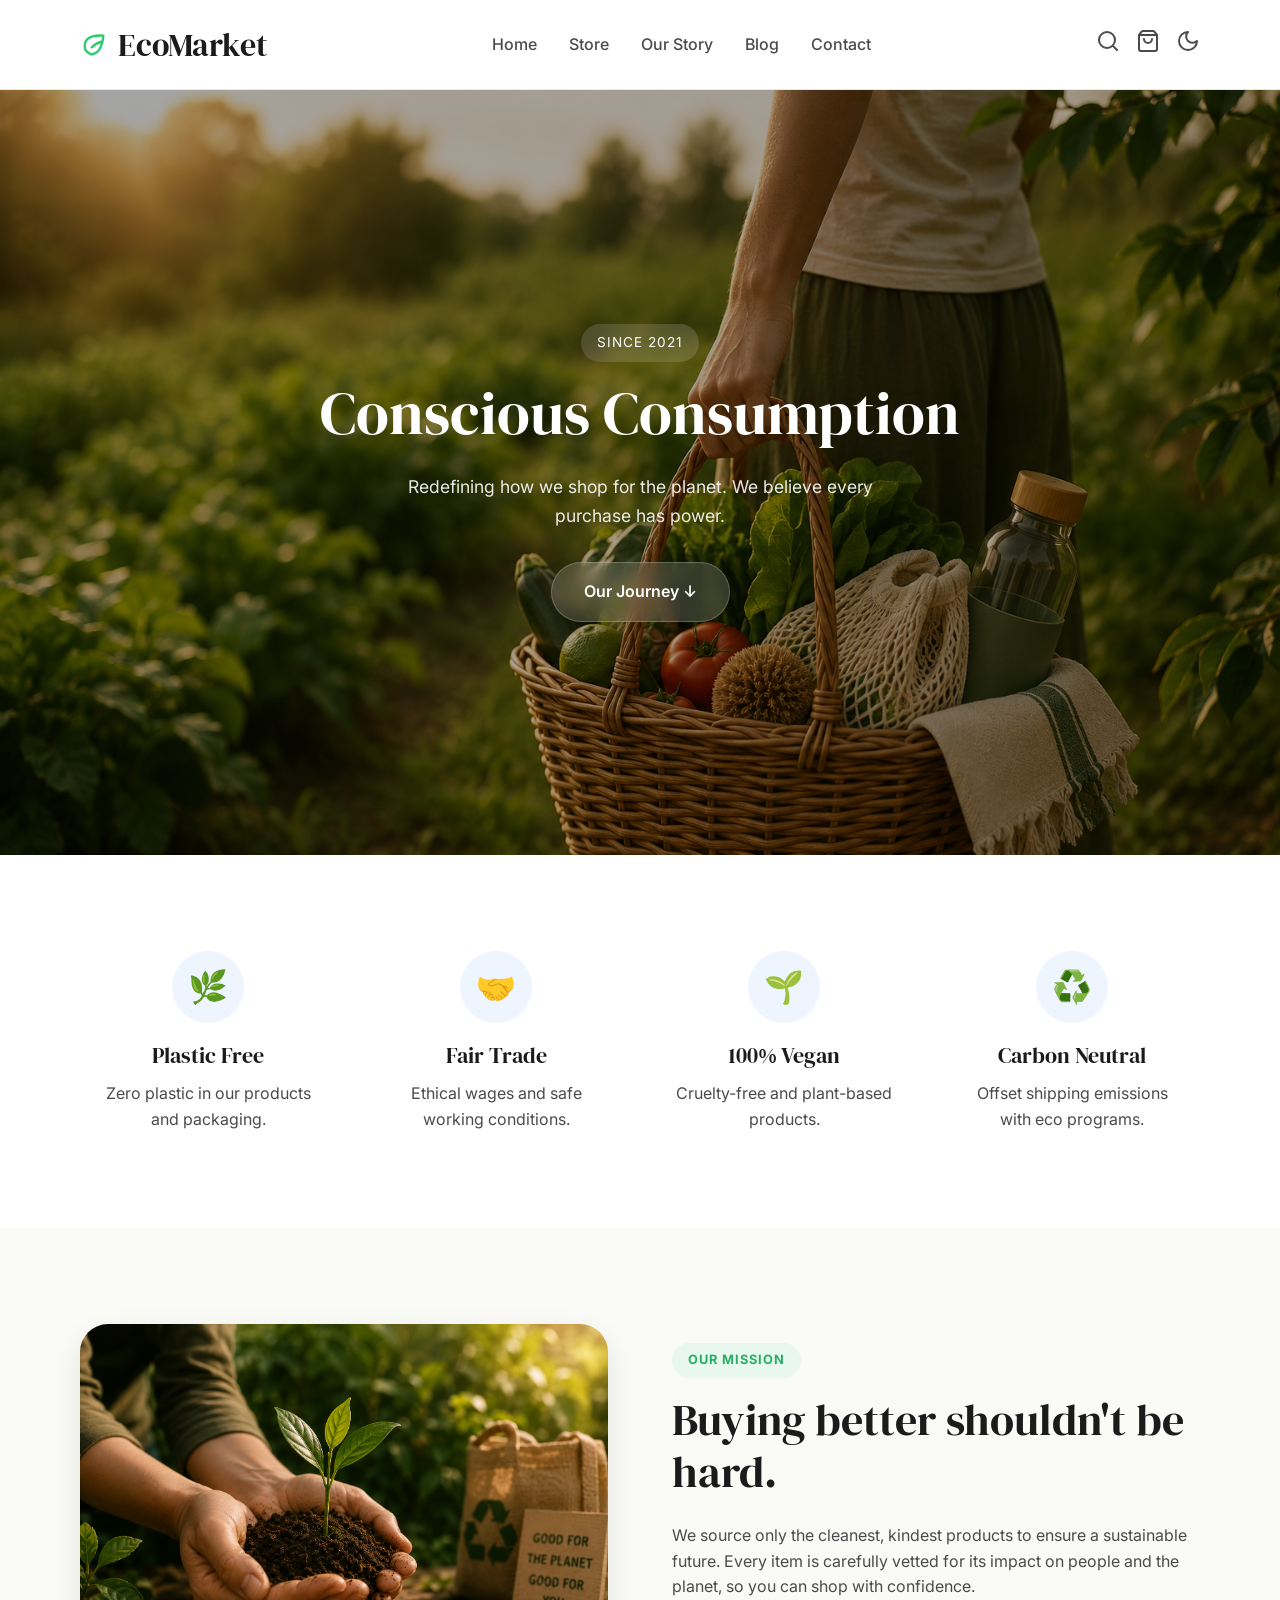
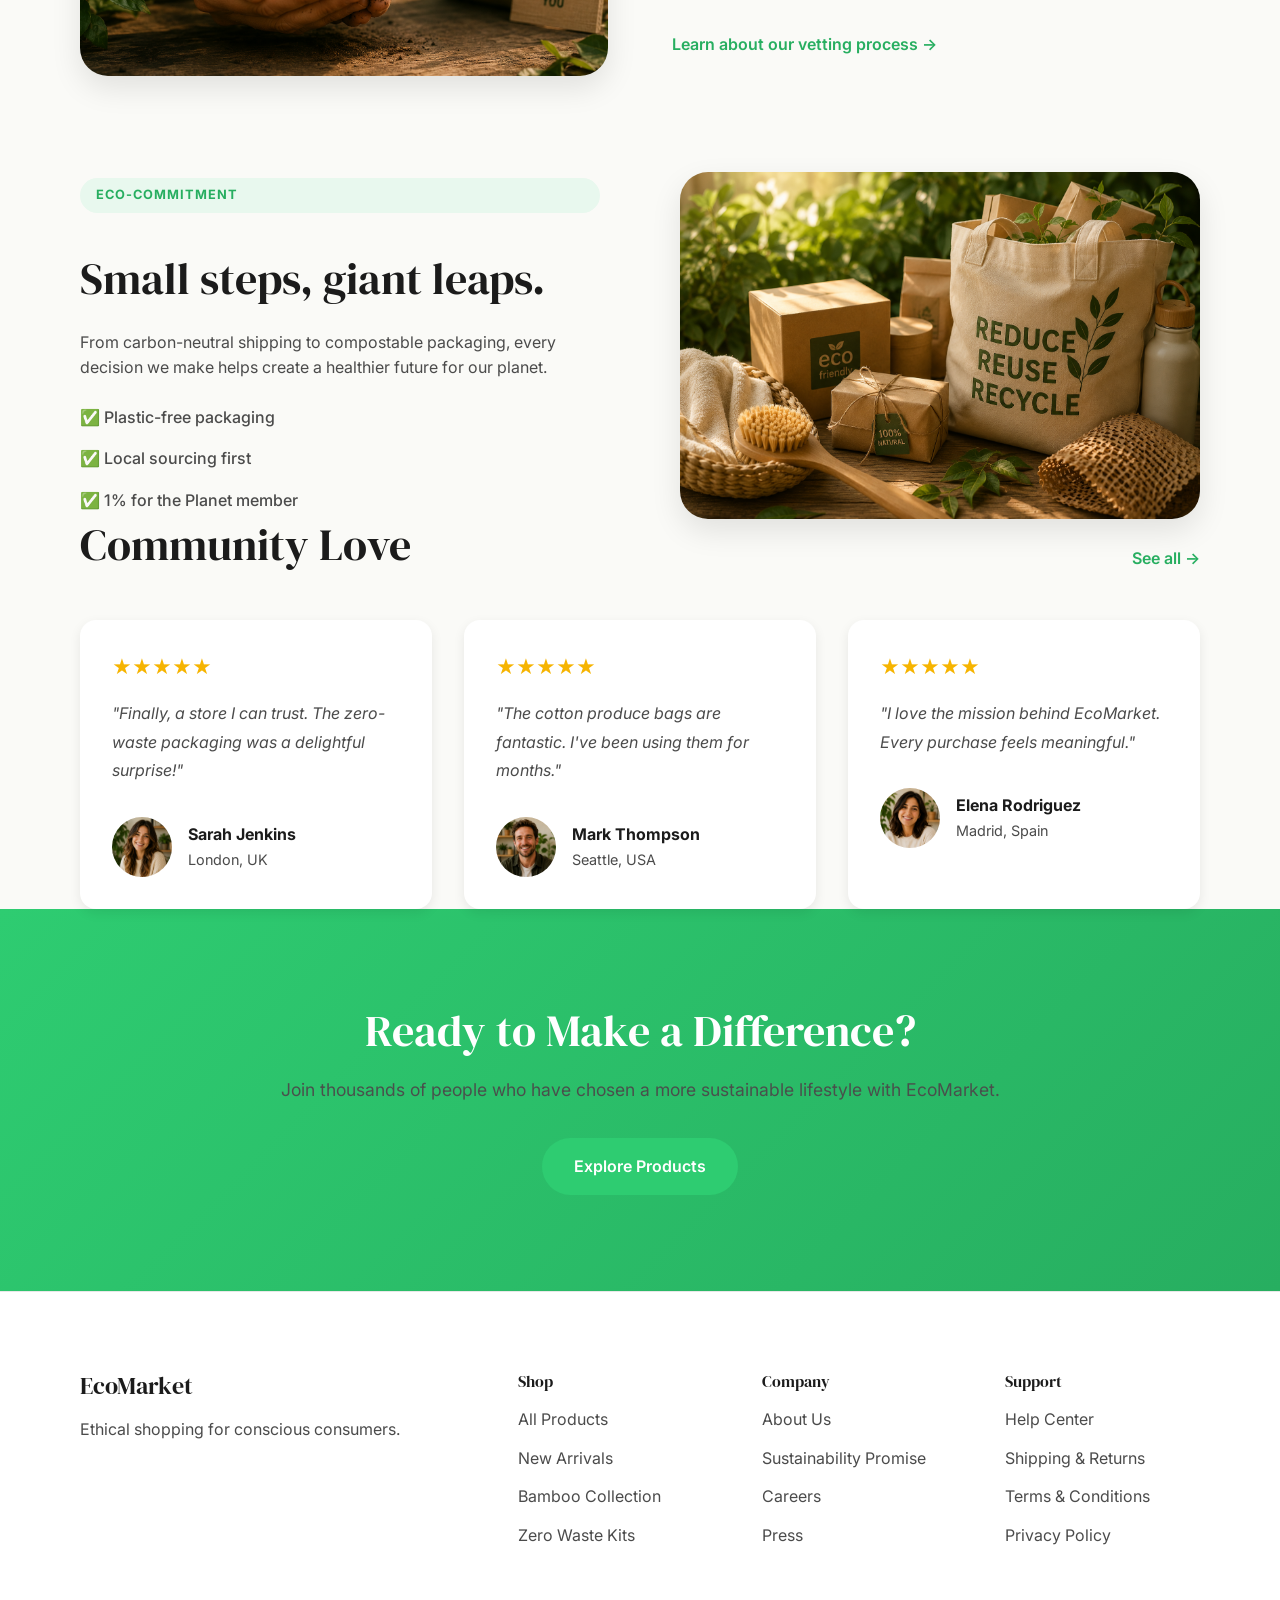
<file: views/sobre-nosotros.html>
<!DOCTYPE html>
<html lang="es">

<head>
    <meta charset="UTF-8">
    <meta name="viewport" content="width=device-width, initial-scale=1.0">

    <title>EcoMarket | Our History</title>

    <!-- Google Fonts -->
    <link rel="preconnect" href="https://fonts.googleapis.com">
    <link rel="preconnect" href="https://fonts.gstatic.com" crossorigin>
    <link
        href="https://fonts.googleapis.com/css2?family=DM+Serif+Display&family=Inter:wght@300;400;500;600;700&display=swap"
        rel="stylesheet">

    <!-- CSS -->
    <link rel="stylesheet" href="../css/main.css">
    <link rel="stylesheet" href="../css/layout.css">
    <link rel="stylesheet" href="../css/components.css">
    <link rel="stylesheet" href="../css/animations.css">
</head>


<body>
    <!----------------- HEADER ----------------->
    <header class="site-header">

        <div class="container">

            <!-- Logo -->
            <a href="../index.html" class="logo">

                <svg class="logo__icon" xmlns="http://www.w3.org/2000/svg" viewBox="0 0 24 24" fill="none"
                    stroke="currentColor" stroke-width="2" stroke-linecap="round" stroke-linejoin="round">

                    <path d="M11 20A7 7 0 0 1 4 13C4 7 9 3 20 4c-1 11-5 16-11 16z" />
                    <path d="M10 14c2-2 5-4 9-5" />

                </svg>

                <span class="logo__text">

                    EcoMarket

                </span>
                
            </a>

            <!-- Navegación -->
            <nav class="site-nav">

                <ul class="site-nav__menu">

                    <li class="site-nav__item"><a href="../index.html">Home</a></li>
                    <li class="site-nav__item"><a href="productos.html">Store</a></li>
                    <li class="site-nav__item"><a href="sobre-nosotros.html" class="active">Our Story</a></li>
                    <li class="site-nav__item"><a href="blog.html">Blog</a></li>
                    <li class="site-nav__item"><a href="contacto.html">Contact</a></li>

                </ul>

            </nav>

            <!-- Acciones -->
            <div class="header-actions">

                <!-- Buscar -->
                <a href="#" class="icon-button" aria-label="Search">

                    <svg xmlns="http://www.w3.org/2000/svg" width="24" height="24" viewBox="0 0 24 24" fill="none"
                        stroke="currentColor" stroke-width="2" stroke-linecap="round" stroke-linejoin="round"
                        class="lucide lucide-search-icon lucide-search">
                        <path d="m21 21-4.34-4.34" />
                        <circle cx="11" cy="11" r="8" />
                    </svg>

                </a>

                <!-- Carrito -->
                <a href="#" class="icon-button" aria-label="Shopping cart">

                    <svg xmlns="http://www.w3.org/2000/svg" width="24" height="24" viewBox="0 0 24 24" fill="none"
                        stroke="currentColor" stroke-width="2" stroke-linecap="round" stroke-linejoin="round"
                        class="lucide lucide-shopping-bag-icon lucide-shopping-bag">
                        <path d="M16 10a4 4 0 0 1-8 0" />
                        <path d="M3.103 6.034h17.794" />
                        <path
                            d="M3.4 5.467a2 2 0 0 0-.4 1.2V20a2 2 0 0 0 2 2h14a2 2 0 0 0 2-2V6.667a2 2 0 0 0-.4-1.2l-2-2.667A2 2 0 0 0 17 2H7a2 2 0 0 0-1.6.8z" />
                    </svg>

                </a>

                <!-- Modo oscuro -->
                <a href="#" class="icon-button" aria-label="Dark mode">

                    <svg xmlns="http://www.w3.org/2000/svg" width="24" height="24" viewBox="0 0 24 24" fill="none"
                        stroke="currentColor" stroke-width="2" stroke-linecap="round" stroke-linejoin="round">

                        <path d="M12 3a6 6 0 0 0 9 9A9 9 0 1 1 12 3z" />

                    </svg>

                </a>

            </div>

        </div>

    </header>

    <!----------------- MAIN ----------------->
    <main>

        <!-- HERO -->
        <section class="about-hero">

            <div class="about-hero__overlay"></div>

            <div class="container">

                <div class="about-hero__content">

                    <span class="about-hero__badge">
                        Since 2021
                    </span>

                    <h1 class="about-hero__title">
                        Conscious Consumption
                    </h1>

                    <p class="about-hero__description">
                        Redefining how we shop for the planet. We believe every purchase has power.
                    </p>

                    <a href="#our-story" class="btn btn-secondary about-hero__button">
                        Our Journey ↓
                    </a>

                </div>

            </div>

        </section>

        <!-- ECO VALUES -->
        <section class="about-values">

            <div class="container">

                <article class="value-card">

                    <div class="value-card__icon">
                        🌿
                    </div>

                    <h3>Plastic Free</h3>

                    <p>
                        Zero plastic in our products and packaging.
                    </p>

                </article>


                <article class="value-card">

                    <div class="value-card__icon">
                        🤝
                    </div>

                    <h3>Fair Trade</h3>

                    <p>
                        Ethical wages and safe working conditions.
                    </p>

                </article>


                <article class="value-card">

                    <div class="value-card__icon">
                        🌱
                    </div>

                    <h3>100% Vegan</h3>

                    <p>
                        Cruelty-free and plant-based products.
                    </p>

                </article>


                <article class="value-card">

                    <div class="value-card__icon">
                        ♻️
                    </div>

                    <h3>Carbon Neutral</h3>

                    <p>
                        Offset shipping emissions with eco programs.
                    </p>

                </article>

            </div>

        </section>

        <!-- OUR MISSION -->
        <section class="about-mission">

            <div class="container">

                <div class="about-mission__image">

                    <img src="../img/about/mission.jpg" alt="EcoMarket Mission">

                </div>

                <div class="about-mission__content">

                    <span class="section-badge">
                        Our Mission
                    </span>

                    <h2>
                        Buying better shouldn't be hard.
                    </h2>

                    <p>
                        We source only the cleanest, kindest products to ensure a sustainable future.
                        Every item is carefully vetted for its impact on people and the planet,
                        so you can shop with confidence.
                    </p>

                    <a href="#" class="about-link">
                        Learn about our vetting process →
                    </a>

                </div>

            </div>

        </section>

        <!-- ECO COMMITMENT -->
        <section class="about-commitment">

            <div class="container">

                <div class="eco-commitment__content">

                    <div class="eco-commitment__text">

                        <span class="section-badge">
                            Eco-Commitment
                        </span>

                        <h2>
                            Small steps, giant leaps.
                        </h2>

                        <p>
                            From carbon-neutral shipping to compostable packaging, every decision we make helps create a
                            healthier future for our planet.
                        </p>

                        <ul class="eco-list">

                            <li>✅ Plastic-free packaging</li>

                            <li>✅ Local sourcing first</li>

                            <li>✅ 1% for the Planet member</li>

                        </ul>

                    </div>

                    <div class="eco-commitment__image">

                        <img src="../img/about/eco-commitment.jpg" alt="Eco Commitment">

                    </div>

                </div>

            </div>

        </section>

        <!-- TESTIMONIALS -->
        <section class="about-testimonials">

            <div class="container">

                <div class="section-title">

                    <div>

                        <h2>Community Love</h2>

                    </div>

                    <a href="#" class="view-all">
                        See all →
                    </a>

                </div>

                <div class="testimonials-grid">

                    <!-- Testimonio 1 -->

                    <article class="testimonial-card">

                        <div class="testimonial-stars">

                            ★★★★★

                        </div>

                        <p class="testimonial-text">

                            "Finally, a store I can trust. The zero-waste packaging was a delightful surprise!"

                        </p>

                        <div class="testimonial-user">

                            <img src="../img/about/user-1.jpg" alt="Sarah Jenkins">

                            <div>

                                <strong>Sarah Jenkins</strong>

                                <span>London, UK</span>

                            </div>

                        </div>

                    </article>

                    <!-- Testimonio 2 -->

                    <article class="testimonial-card">

                        <div class="testimonial-stars">

                            ★★★★★

                        </div>

                        <p class="testimonial-text">

                            "The cotton produce bags are fantastic. I've been using them for months."

                        </p>

                        <div class="testimonial-user">

                            <img src="../img/about/user-2.jpg" alt="Mark Thompson">

                            <div>

                                <strong>Mark Thompson</strong>

                                <span>Seattle, USA</span>

                            </div>

                        </div>

                    </article>

                    <!-- Testimonio 3 -->

                    <article class="testimonial-card">

                        <div class="testimonial-stars">

                            ★★★★★

                        </div>

                        <p class="testimonial-text">

                            "I love the mission behind EcoMarket. Every purchase feels meaningful."

                        </p>

                        <div class="testimonial-user">

                            <img src="../img/about/user-3.jpg" alt="Elena Rodriguez">

                            <div>

                                <strong>Elena Rodriguez</strong>

                                <span>Madrid, Spain</span>

                            </div>

                        </div>

                    </article>

                </div>

            </div>

        </section>

        <!-- CALL TO ACTION -->
        <section class="about-cta">

            <div class="container">

                <h2>Ready to Make a Difference?</h2>

                <p>
                    Join thousands of people who have chosen a more sustainable
                    lifestyle with EcoMarket.
                </p>

                <a href="productos.html" class="btn btn-primary">
                    Explore Products
                </a>

            </div>

        </section>

    </main>

    <!----------------- FOOTER ----------------->
    <footer class="site-footer">

        <div class="container">

            <div class="footer-column">

                <h3>EcoMarket</h3>

                <p>
                    Ethical shopping for conscious consumers.
                </p>

            </div>


            <div class="footer-column">

                <h4>Shop</h4>

                <ul>

                    <li><a href="#">All Products</a></li>
                    <li><a href="#">New Arrivals</a></li>
                    <li><a href="#">Bamboo Collection</a></li>
                    <li><a href="#">Zero Waste Kits</a></li>

                </ul>

            </div>


            <div class="footer-column">

                <h4>Company</h4>

                <ul>

                    <li><a href="#">About Us</a></li>
                    <li><a href="#">Sustainability Promise</a></li>
                    <li><a href="#">Careers</a></li>
                    <li><a href="#">Press</a></li>

                </ul>

            </div>


            <div class="footer-column">

                <h4>Support</h4>

                <ul>

                    <li><a href="#">Help Center</a></li>
                    <li><a href="#">Shipping & Returns</a></li>
                    <li><a href="#">Terms & Conditions</a></li>
                    <li><a href="#">Privacy Policy</a></li>

                </ul>

            </div>

        </div>

    </footer>

</body>

</html>
</file>
<file: css/main.css>
/* ------------ RESET ------------*/
*,
*::before,
*::after {
    margin: 0;
    padding: 0;
    box-sizing: border-box;
}


/* ------------ VARIABLES ------------*/
:root {
    /* --- Colores --- */
    --color-primary: #2ecc71;
    --color-primary-dark: #27ae60;
    --color-secondary: #f5f5dc;
    --color-white: #ffffff;
    --color-black: #1b1b1b;
    --color-text: #4b4b4b;
    --color-border: #e8e8e8;
    --color-background: #fafaf7;

    /* --- Tipografia ---*/
    --font-title: "DM Serif Display", serif;
    --font-body: "Inter", sans-serif;

    /* --- Container --- */
    --container-width: 1200px;

    /* --- Bordes --- */
    --radius-sm: 8px;
    --radius-md: 16px;
    --radius-lg: 28px;

    /* --- Sombra --- */
    --shadow-sm: 0 4px 12px rgba(0, 0, 0, .08);
    --shadow-md: 0 12px 30px rgba(0, 0, 0, .10);

    /* --- Transiciones --- */
    --transition: .35s ease;

    /* --- Espacios --- */
    --spacing-xs: .5rem;
    --spacing-sm: 1rem;
    --spacing-md: 2rem;
    --spacing-lg: 4rem;
    --spacing-xl: 6rem;

    /* --- Header --- */
    --header-height: 90px;

}


/* ------------ BASE ------------*/
html {
    scroll-behavior: smooth;
}

body {
    font-family: var(--font-body);
    color: var(--color-text);
    background-color: var(--color-background);
    min-height: 100vh;
    line-height: 1.6;
    text-rendering: optimizeLegibility;
}


/* ------------ TIPOGRAFIA ------------*/
h1,
h2,
h3,
h4,
h5,
h6{
    font-family: var(--font-title);
    color: var(--color-black);
    line-height:1.2;
    font-weight:400;
}

h1{
    font-size:3.75rem;
}

h2{
    font-size:2.75rem;
}

h3{
    font-size:1.5rem;
}

p{
    font-size:1rem;
    color: var(--color-text);
}

small{
    font-size:.875rem;
}


/* ------------ MEDIA ------------*/
img,
picture{
    display:block;
    max-width:100%;
    height: auto;
}


/* ------------ LINKS ------------*/
a{
    text-decoration:none;
    color:inherit;
}


/* ------------ LISTAS ------------*/
ul,
ol{
    list-style:none;
}


/* ------------ UTILIDADES GLOBALES ------------*/
.container{
    width:min(90%, var(--container-width));
    margin-inline:auto;
    padding-inline: 1rem;
}
</file>
<file: css/layout.css>
/* --------------- HEADER ---------------*/
.site-header {
    position: sticky;
    top: 0;
    z-index: 1000;
    height: var(--header-height);
    background: var(--color-white);
    border-bottom: 1px solid var(--color-border);
}

.site-header .container {
    height: 100%;
    display: flex;
    justify-content: space-between;
    align-items: center;
}

.logo{
    display:flex;
    align-items:center;
    gap:.6rem;
    text-decoration:none;
    color:var(--color-black);
}

.logo__icon{
    width:28px;
    height:28px;
    color:var(--color-primary);
    flex-shrink:0;
    display:block;
}

.logo__text{
    font-family:"DM Serif Display", serif;
    font-size:2rem;
    line-height:1;
    font-weight:400;
}

.site-nav__menu {
    display: flex;
    gap: 2rem;
}

.site-nav__item a {
    font-weight: 500;
    transition: var(--transition);
}

.header-actions {
    display: flex;
    align-items: center;
    gap: 1rem;
}

/* --------------- HERO ---------------*/
.hero {
    position: relative;
    min-height: calc(100vh - var(--header-height));
    display: flex;
    align-items: center;
    overflow: hidden;
    background-image: url(../img/hero/hero.jpg);
    background-size: cover;
    background-position: center;
    background-repeat: no-repeat;
}

.hero__overlay {
    position: absolute;
    inset: 0;
    background: rgba(0, 0, 0, .30);
}

.hero .container {
    position: relative;
    z-index: 2;
}

.hero__content {
    max-width: 620px;
}

.hero__badge {
    display: inline-block;
    margin-bottom: 1rem;
    padding: .5rem 1rem;
    border-radius: 999px;
    background: rgba(225, 225, 225, .15);
    backdrop-filter: blur(8px);
    color: var(--color-white);
    font-size: .85rem;
    letter-spacing: .08em;
    text-transform: uppercase;
}

.hero__title {
    color: var(--color-white);
    margin-bottom: 1.5rem;
}

.hero__description {
    color: rgba(225, 225, 225, .85);
    max-width: 520px;
    margin-bottom: 2rem;
    font-size: 1.1rem;
}

.hero__buttons {
    display: flex;
    gap: 1rem;
    flex-wrap: wrap;
}


/* --------------- FEATURED PRODUCTS ---------------*/
.featured-products {
    padding: var(--spacing-xl) 0;
}

.section-title {
    display: flex;
    justify-content: space-between;
    align-items: flex-end;
    margin-bottom: 3rem;
    gap: 2rem;
}


/* --------------- NEWSLETTER ---------------*/
.newsletter {
    padding: var(--spacing-xl) 0;
}

.newsletter__content {
    display: grid;
    grid-template-columns: 1fr 1fr;
    gap: 4rem;
    align-items: center;
}

.newsletter__image {
    min-height: 420px;
    border-radius: var(--radius-lg);
    background-image: url("../img/hero/newsletter.jpg");
    background-size: cover;
    background-position: center;
}

.newsletter__text h2 {
    margin-bottom: 1rem;
}

.newsletter__text p {
    margin-bottom: 2rem;
    max-width: 520px;
}


/* --------------- FOOTER ---------------*/
.site-footer {
    background: var(--color-white);
    border-top: 1px solid var(--color-border);
    padding: 5rem 0;
}

.site-footer .container {
    display: grid;
    grid-template-columns: 2fr 1fr 1fr 1fr;
    gap: 3rem;
}

.footer-column h3,
.footer-column h4 {
    margin-bottom: 1rem;
}

.footer-column ul {
    display: flex;
    flex-direction: column;
    gap: .8rem;
}

.footer-column a {
    color: var(--color-text);
    transition: var(--transition);
}



/* --------------- CATALOG LAYOUT ---------------*/
.catalog{
    padding: 2rem 0 var(--spacing-xl);
}

.catalog .container {
    display: grid;
    grid-template-columns: 280px 1fr;
    gap: 2rem;
    align-items: start;
}


/*---------- SIDEBAR ----------*/
.catalog-sidebar {
    position: sticky;
    top: 110px;
}

/*---------- CONTENIDO DERECHO ----------*/

.catalog-products {
    display: flex;
    flex-direction: column;
    gap: 3rem;
}

.products-grid{
    display:grid;
    gap:2rem;
    grid-template-columns: repeat(3,1fr);
}


/*---------- CABECERA DEL CATÁLOGO ----------*/
.catalog-header {
    display: flex;
    justify-content: space-between;
    align-items: center;
    gap: 3rem;
    
}

.catalog-header__text {
    display: flex;
    flex-direction: column;
    gap: .5rem  ;
}

.catalog-header__text h2{
    margin-bottom: 0;
}

.catalog-header__text p{
    margin-bottom: 0;
    color:var(--color-text);
}

.catalog-header__actions {
    display: flex;
    align-items: center;
    gap: 1rem;
    
}

/*---------- GRID DEL CATÁLOGO ----------*/

.catalog-products .products-grid {
    display:grid;
    grid-template-columns:repeat(4,1fr);
    gap:2rem;
    align-items:start;
}

/*---------- PAGINACIÓN ----------*/
.pagination {
    display:flex;
    justify-content:center;
    align-items:center;
    gap:1rem;
    margin-top:2rem;
}

/* --------------- ABOUT HERO --------------- */

.about-hero{
    position:relative;
    display:flex;
    align-items:center;
    min-height:85vh;
    overflow:hidden;
    background-image:url("../img/about/hero-about.jpg");
    background-size:cover;
    background-position:center;
    background-repeat:no-repeat;
}

.about-hero__overlay{
    position:absolute;
    inset:0;
    background:rgba(0,0,0,.35);
}

.about-hero .container{
    position:relative;
    z-index:2;
    display: flex;
    justify-content: center;
}

.about-hero__content {
    max-width:700px;
    display:flex;
    flex-direction:column;
    align-items:center;
    text-align:center;
}

.about-hero__badge{
    display:inline-block;
    margin-bottom:1rem;
    padding:.5rem 1rem;
    border-radius:999px;
    background:rgba(255,255,255,.15);
    color:white;
    backdrop-filter:blur(8px);
    text-transform:uppercase;
    letter-spacing:.08em;
    font-size:.85rem;
}

.about-hero__title{
    color:white;
    margin-bottom:1.5rem;
}

.about-hero__description{
    max-width:520px;
    color:rgba(255,255,255,.90);
    font-size:1.1rem;
}

.about-hero__button{
    margin-top:2rem;
}

/* --------------- ABOUT VALUES --------------- */

.about-values{
    padding: var(--spacing-xl) 0;
    background: var(--color-white);
}

.about-values .container{
    display:grid;
    grid-template-columns:repeat(4,1fr);
    gap:2rem;
}

/* --------------- ABOUT MISSION --------------- */

.about-mission{
    padding:var(--spacing-xl) 0;
}

.about-mission .container{
    display:grid;
    grid-template-columns:1fr 1fr;
    gap:4rem;
    align-items:center;
}

/*--------------- ABOUT ECO COMMITMENT ---------------*/
.eco-commitment{
    padding: var(--spacing-xl) 0;
}

.eco-commitment__content{
    display:grid;
    grid-template-columns:1fr 1fr;
    gap:5rem;
    align-items:center;
}

.eco-commitment__text{
    display:flex;
    flex-direction:column;
    gap:1.5rem;
}

.eco-list{
    display:flex;
    flex-direction:column;
    gap:1rem;
}

.eco-list li{
    font-weight:500;
}

.eco-commitment__image img {
    width:100%;
    border-radius:var(--radius-lg);
    box-shadow:var(--shadow-md);
    display:block;
}

/*--------------- ABOUT TESTIMONIALS ---------------*/
.testimonials{
    padding:var(--spacing-xl) 0;
    background:#f7f8fb;
}

.testimonials-grid{
    display:grid;
    grid-template-columns:repeat(3,1fr);
    gap:2rem;
}

/* --------------- ABOUT CTA --------------- */

.about-cta{
    padding:var(--spacing-xl) 0;
    background:linear-gradient(
        135deg,
        var(--color-primary),
        var(--color-primary-dark)
    );
    text-align:center;
    color:var(--color-white);
}

.about-cta .container{
    max-width:760px;
}

.about-cta h2{
    margin-bottom:1rem;
    color:var(--color-white);
}

.about-cta p{
    margin-bottom:2rem;
    font-size:1.1rem;
    line-height:1.8;
    opacity:.95;
}

/* --------------- CONTACT HERO --------------- */
.contact-hero{
    padding:5rem 0 3rem;
}

.contact-hero .container{
    max-width:760px;
    text-align:center;
}

.contact-hero__title{
    margin-bottom:1.5rem;
}

.contact-hero__description{
    font-size:1.1rem;
    line-height:1.8;
    color:var(--color-text);
}

/* --------------- CONTACT CONTENT --------------- */

.contact-content{
    padding:2rem 0 var(--spacing-xl);
}

.contact-content__grid{

    display:grid;

    grid-template-columns:1.15fr .85fr;

    gap:4rem;

    align-items:start;

}

/* --------------- RESPONSIVE ---------------*/
@media (max-width: 992px) {
    .newsletter__content {
        grid-template-columns: 1fr;
    }

    .site-footer .container {
        grid-template-columns: repeat(2, 1fr);
    }

    .catalog .container {
        grid-template-columns: 1fr;
    }

    .catalog-sidebar {
        position: static;
        margin-bottom: 2rem;
    }

    .products-grid {
        grid-template-columns: repeat(2,1fr);
    }

    .catalog-products .products-grid {
        grid-template-columns: repeat(2, 1fr);
    }

    .catalog-header {
        flex-direction:column;
        align-items:flex-start;
    }

    .catalog-header__actions {
    width:100%;
    justify-content:space-between;
    flex-wrap:wrap;
    }

    .about-mission .container {
    grid-template-columns:1fr;
    }

    .eco-commitment__content {
    grid-template-columns:1fr;
    }

    .testimonials-grid {
    grid-template-columns:1fr;
    }

    .contact-content__grid{
    grid-template-columns:1fr;
    }
}

@media (max-width: 768px) {
    .section-title {
        flex-direction: column;
        align-items: flex-start;
    }

    .products-grid {
        grid-template-columns: 1fr;
    }

    .catalog-header {
        flex-direction: column;
        align-items: flex-start;
    }

    .catalog-header__actions{
    width:100%;
    justify-content:space-between;
    }

    .catalog-search {
        flex: 1;
    }

    .catalog-search input {
        width: 100%;
    }

    .catalog-products .products-grid {
        grid-template-columns: 1fr;
    }

    .about-values .container{
    grid-template-columns:repeat(2,1fr);
    }
}

@media (max-width: 600px) {
    .site-header .container {
        padding: 1rem 0;
    }

    .site-header {
        height: auto;
    }

    .site-footer .container {
        grid-template-columns: 1fr;
    }

    .catalog-products .products-grid {
        grid-template-columns: 1fr;
    }

    .catalog-search {
        width: 100%;
    }

    .catalog-search input{
        width: 100%;
    }

    .about-values .container{
    grid-template-columns:1fr;
    }
}
</file>
<file: css/components.css>
/* --------------- BUTTONS --------------- */
.btn {
    display: inline-flex;
    align-items: center;
    justify-content: center;
    gap: .5rem;
    padding: 1rem 2rem;
    border: none;
    border-radius: 999px;
    font-size: 1rem;
    font-weight: 600;
    cursor: pointer;
    transition: var(--transition);
}

.btn-primary {
    background: var(--color-primary);
    color: var(--color-white);
}

.btn-secondary {
    background: rgba(225, 225, 225, .18);
    color: var(--color-white);
    border: 1px solid rgba(225, 225, 225, .25);
    backdrop-filter: blur(8px);
}

.btn-secondary:hover{
    background:rgba(255,255,255,.30);
}


/* --------------- CATEGORY BUTTONS --------------- */
.categories {
    padding: var(--spacing-lg) 0;
}

.categories .container {
    display: flex;
    justify-content: center;
    gap: 1rem;
    flex-wrap: wrap;
}

.category {
    padding: .85rem 1.5rem;
    border: none;
    border-radius: 999px;
    background: var(--color-white);
    color: var(--color-text);
    font-weight: 600;
    cursor: pointer;
    transition: var(--transition);
}

.category.active {
    background: var(--color-primary);
    color: var(--color-white);
}

/* --------------- PRODUCT CARDS --------------- */
.product-card {
    display: flex;
    flex-direction: column;
    height: 100%;
    background: var(--color-white);
    border-radius: var(--radius-lg);
    overflow: hidden;
    box-shadow: var(--shadow-sm);
    transition: var(--transition);
    border: 1px solid transparent;
}

.product-card:hover {
    transform: translateY(-6px);
    box-shadow: var(--shadow-md);
}

.product-card__image {
    position: relative;
    aspect-ratio: 4/4.3;
    background: #f4f4f4;
}

.product-card__image img {
    width: 100%;
    height: 100%;
    object-fit: cover;
    transition: var(--transition);
    display: block;
}

.product-card:hover .product-card__image img{
    transform:scale(1.05);
}

.product-card__content {
    display:flex;
    flex-direction:column;
    flex:1;
    padding:1.25rem;
}

.product-card__title {
    margin-bottom: .5rem;
    font-size: 1.25rem;
    line-height: 1.3;
}

.product-card__description {
    margin-bottom: 1.5rem;
    color: var(--color-text);
    line-height:1.5;

    display:-webkit-box;
    -webkit-line-clamp: 2;
    -webkit-box-orient:vertical;
    overflow:hidden;
}

.product-card__footer {
    display: flex;
    justify-content: space-between;
    align-items: center;
    margin-top: auto;
    padding-top: 1rem;
}

.product-card__price {
    font-weight: 700;
    font-size: 1.35rem;
    color: var(--color-primary-dark);
}

.product-card__button {
    padding: .8rem 1.3rem;
    border: none;
    border-radius: 50%;
    background: var(--color-primary);
    color: var(--color-white);
    cursor: pointer;
    font-weight: 600;
    transition: var(--transition);
    display: flex;
    align-items: center;
    justify-content: center;
    font-size: 28px;
}


/* --------------- BADGES --------------- */
.product-card__badge {
    position: absolute;
    top: 1rem;
    left: 1rem;
    padding: .45rem .9rem;
    background: rgba(225, 225, 225, .95);
    color: var(--color-primary-dark);
    font-size: .8rem;
    font-weight: 600;
    border-radius: 999px;
    z-index: 2;
    letter-spacing:.04em;
    text-transform:uppercase;
}



/* --------------- FAVORITE BUTTON --------------- */
.product-card__favorite {
    position: absolute;
    top: 1rem;
    right: 1rem;
    width: 42px;
    height: 42px;
    border: none;
    border-radius: 50%;
    background: rgba(225, 225, 225, .95);
    display: flex;
    align-items: center;
    justify-content: center;
    cursor: pointer;
    transition: var(--transition);
    z-index: 2;
    box-shadow: var(--shadow-sm);
}

.product-card__favorite svg {
    width: 20px;
    height: 20px;
}

.view-all {
    display: inline-flex;
    align-items: center;
    gap: .5rem;
    color: var(--color-primary-dark);
    font-weight: 600;
    transition: var(--transition);
}

/* --------------- NEWSLETTER --------------- */
.newsletter__form {
    display: flex;
    gap: 1rem;
    flex-wrap: wrap;
}

.newsletter__form input {
    flex: 1;
    min-width: 250px;
    padding: 1rem 1.5rem;
    border: 1px solid var(--color-border);
    border-radius: 999px;
    font-family: inherit;
    font-size: 1rem;
}

.newsletter__form button {
    padding: 1rem 2rem;
    border: none;
    border-radius: 999px;
    background: var(--color-primary);
    color: white;
    cursor: pointer;
    transition: var(--transition);
}

/* --------------- FILTER CARD --------------- */

.filter-card{
    background:var(--color-white);
    border-radius:var(--radius-lg);
    padding:1.8rem;
    box-shadow: 0 8px 25px rgba(0, 0, 0, .05);
}

.filter-card + .filter-card{
    margin-top:1.5rem;
}

/* --------------- FILTER CARD TITLE --------------- */

.filter-card__title{
    margin-bottom:1.5rem;
    font-size:1.25rem;
    color:var(--color-black);
}

/* --------------- FILTER LIST --------------- */
.filter-list{
    display:flex;
    flex-direction:column;
    gap:1rem;
}

.filter-list label{
    display:flex;
    align-items:center;
    gap:.85rem;
    cursor:pointer;
    font-size:.95rem;
}

.filter-list input{
    appearance:none;
    -webkit-appearance:none;
    width:20px;
    height:20px;
    border:1.5px solid #d8d8d8;
    border-radius:50%;
    display:grid;
    place-items:center;
    transition:var(--transition);
}

.filter-list input::before{
    content:"";
    width:10px;
    height:10px;
    border-radius:50%;
    transform:scale(0);
    transition:var(--transition);
    background:var(--color-primary);
}

.filter-list input:checked::before{
    transform:scale(1);
}

.filter-list span{
    color:var(--color-text);
}

/* --------------- PRICE RANGE --------------- */

.price-range__labels{
    display:flex;
    justify-content:space-between;
    margin-bottom:.8rem;
}

.price-range__slider{
    appearance:none;
    width:100%;
    height:4px;
    border-radius:999px;
    background:#e5e5e5;
    margin:1rem 0;
}

.price-range__slider::-webkit-slider-thumb{
    appearance:none;
    width:16px;
    height:16px;
    border-radius:50%;
    background:var(--color-primary);
    border:3px solid white;
    box-shadow:0 4px 10px rgba(0,0,0,.15);
}

.price-range__values{
    display:flex;
    justify-content:space-between;
    font-size:.9rem;
}

/* --------------- FILTER TAGS --------------- */
.filter-tags{
    display:flex;
    flex-direction:column;
    gap:.85rem;
}

.filter-tag{
    display:flex;
    align-items:center;
    gap:.85rem;
    width:100%;
    padding:.2rem 0;
    border:none;
    background:transparent;
    cursor:pointer;
}

.filter-tag__color{
    width:12px;
    height:12px;
    border-radius:50%;
    flex-shrink:0;
}

.filter-tag__color--green{
    background:#3BB273;
}

.filter-tag__color--blue{
    background:#5B8DEF;
}

.filter-tag__color--orange{
    background:#F5A623;
}

.filter-tag span:last-child{
    font-size:.95rem;
}

/* --------------- CATALOG SEARCH --------------- */
.catalog-search{
    display:flex;
}

.catalog-search input{
    width:320px;
    padding:.95rem 1.2rem;
    border:1px solid var(--color-border);
    border-radius:999px;
    background:var(--color-white);
    font-family:inherit;
    font-size:.95rem;
    outline:none;
    transition:var(--transition);
}

.catalog-search input:focus{
    border-color:var(--color-primary);
    box-shadow:0 0 0 4px rgba(46,204,113,.15);
}

/* --------------- CATALOG FILTER BUTTON --------------- */

.catalog-filter-button {
    display:flex;
    align-items:center;
    justify-content:center;
    width:48px;
    height:48px;
    border:1px solid var(--color-border);
    border-radius:50%;
    background:var(--color-white);
    cursor:pointer;
    transition:var(--transition);
}

.catalog-filter-button:hover {
    border-color: var(--color-primary);
}

/* --------------- PAGINATION --------------- */

.pagination__button,
.pagination__number{
    min-width:46px;
    height:46px;
    padding:0 1.25rem;
    border:1px solid var(--color-border);
    border-radius:999px;
    background:var(--color-white);
    font-family:inherit;
    font-size:.95rem;
    font-weight:600;
    cursor:pointer;
    transition:var(--transition);
}

.pagination__number.active{
    background:var(--color-primary);
    color:var(--color-white);
    border-color:var(--color-primary);
}

.pagination__button:hover,
.pagination__number:hover{
    border-color:var(--color-primary);
    color:var(--color-primary);
    transform: translateY(-2px);
}

.pagination__number.active:hover{
    color:var(--color-white);
}

/* --------------- VALUE CARD --------------- */
.value-card{
    text-align:center;
}

.value-card__icon{
    width:72px;
    height:72px;
    margin:0 auto 1.25rem;
    border-radius:50%;
    background:#eef5ff;
    display:flex;
    justify-content:center;
    align-items:center;
    font-size:2rem;
}

.value-card__icon:hover {
    transform: translateY(-5px);
}

.value-card h3{
    margin-bottom:.75rem;
    font-size:1.35rem;
}

.value-card p{
    max-width:220px;
    margin-inline:auto;
}

/* --------------- ABOUT MISSION --------------- */

.about-mission__image img {
    width:100%;
    border-radius:var(--radius-lg);
    box-shadow:var(--shadow-md);
}

.section-badge{
    display:inline-block;
    margin-bottom:1rem;
    padding:.45rem 1rem;
    border-radius:999px;
    background:#e8f8ee;
    color:var(--color-primary-dark);
    font-size:.8rem;
    font-weight:700;
    letter-spacing:.08em;
    text-transform:uppercase;
}

.about-mission__content h2{
    margin-bottom:1.5rem;
}

.about-mission__content p{
    margin-bottom:2rem;
    max-width:540px;
}

.about-link{
    color:var(--color-primary-dark);
    font-weight:600;
    transition:var(--transition);
}

.about-link:hover{
    color:var(--color-primary);
}

/*--------------- TESTIMONIAL CARD ---------------*/
.testimonial-card {
    background:var(--color-white);
    border-radius:var(--radius-md);
    padding:2rem;
    box-shadow:var(--shadow-sm);
    transition:var(--transition);
}

.testimonial-card:hover {
    transform:translateY(-8px);
    box-shadow:var(--shadow-md);
}

.testimonial-stars {
    color:#f6b400;
    font-size:1.2rem;
    margin-bottom:1rem;
}

.testimonial-text {
    font-style:italic;
    margin-bottom:2rem;
    line-height:1.8;
}

.testimonial-user {
    display:flex;
    align-items:center;
    gap:1rem;
}

.testimonial-user img {
    width:60px;
    height:60px;
    border-radius:50%;
    object-fit:cover;
}

.testimonial-user strong {
    display:block;
    color:var(--color-black);
}

.testimonial-user span {
    color:var(--color-text);
    font-size:.9rem;
}

/* --------------- CONTACT FORM --------------- */
.contact-form-card{
    background:var(--color-white);
    border-radius:var(--radius-lg);
    padding:2.5rem;
    border:1px solid var(--color-border);
    box-shadow:var(--shadow-sm);
}

.contact-form{
    display:flex;
    flex-direction:column;
    gap:1.75rem;
}

.form-group{
    display:flex;
    flex-direction:column;
    gap:.7rem;
}

.form-group label{
    font-weight:600;
    color:var(--color-black);
}

.form-group input,
.form-group textarea{
    width:100%;
    padding:1.1rem 1.3rem;
    border-radius:18px;
    border:1px solid var(--color-border);
    font-family:inherit;
    font-size:1rem;
    outline:none;
    resize:none;
    transition:var(--transition);
}

.form-group input:focus,
.form-group textarea:focus{
    border-color:var(--color-primary);
    box-shadow:0 0 0 4px rgba(46,204,113,.12);
}

.form-group input:valid,
.form-group textarea:valid{
    border-color:#2ecc71;
}

.form-group input:invalid:not(:placeholder-shown),
.form-group textarea:invalid:not(:placeholder-shown){
    border-color:#e74c3c;
}

.contact-form .btn{
    width:max-content;
    margin-top:.5rem;
}

/* --------------- CONTACT INFO --------------- */
.contact-info{
    display:flex;
    flex-direction:column;
}

.contact-info__title{
    font-size:1.3rem;
    margin-bottom:1rem;
}

/* --------------- CONTACT MAP --------------- */
.contact-map{
    display:block;
    overflow:hidden;
    border-radius:24px;
    box-shadow:var(--shadow-sm);
    margin-bottom:2rem;
}

.contact-map iframe{
    width:100%;
    height:330px;
    border:none;
    display:block;
}

/* --------------- CONTACT CARDS --------------- */
.contact-cards{
    display:grid;
    grid-template-columns:repeat(2,1fr);
    gap:1rem;
    margin-bottom:2rem;
}

.contact-card{
    background:white;
    padding:1.5rem;
    border-radius:22px;
    border:1px solid var(--color-border);
    box-shadow:var(--shadow-sm);
    transition:var(--transition);
}

.contact-card:hover{
    transform:translateY(-5px);
    box-shadow:var(--shadow-md);
}

.contact-card__icon{
    display:flex;
    align-items:center;
    justify-content:center;
    width:52px;
    height:52px;
    border-radius:50%;
    background:#f5f5f5;
    margin-bottom:1rem;
    font-size:1.3rem;
}

.contact-card h4{
    margin-bottom:.35rem;
}

.contact-card p{
    font-size:.95rem;
}

/* --------------- CONTACT SOCIAL --------------- */
.contact-social__text{
    margin-bottom:1rem;
}

.contact-social{
    display:flex;
    gap:1rem;
}

.contact-social a{
    width:52px;
    height:52px;
    border-radius:50%;
    display:flex;
    align-items:center;
    justify-content:center;
    background:white;
    border:1px solid var(--color-border);
    box-shadow:var(--shadow-sm);
    transition:var(--transition);
    font-size:.85rem;
    font-weight:600;
}

.contact-social a:hover{
    transform:scale(1.08);
    border-color:var(--color-primary);
    color:var(--color-primary-dark);
}
</file>
<file: css/animations.css>
.product-card {
    transition: var(--transition);
}

.product-card:hover {
    transform: translateY(-10px);
    box-shadow: var(--shadow-md);
}

.btn:hover {
    transform: translateY(-2px);
}

.product-card__button:hover {
    background: var(--color-primary-dark);
}

.product-card__favorite:hover {
    background: var(--color-primary);
    color: var(--color-white);
}

.category:hover {
    background: var(--color-primary);
    color: var(--color-white);
}

.site-nav__item a:hover {
    color: var(--color-primary);
}

.view-all:hover {
    gap: .8rem;
}

.newsletter__form button:hover {
    background: var(--color-primary-dark);
}

.footer-column a:hover {
    color: var(--color-primary);
}
</file>
<file: css/blog.css>
/* ------------------------ BLOG ------------------------ */

/* ---------- BLOG HEADER ---------- */
.blog-header {
    padding: 5rem 0 4rem;
    text-align: center;
}

.blog-header__subtitle {
    display: inline-block;
    margin-bottom: 1rem;
    font-size: .85rem;
    font-weight: 700;
    letter-spacing: 2px;
    text-transform: uppercase;
    color: var(--color-primary);
}

.blog-header__title {
    margin-bottom: 1.5rem;
    font-family: var(--font-title);
    font-size: 3.5rem;
    line-height: 1.1;
    color: var(--color-black);
}

.blog-header__description {
    width: min(720px,100%);
    margin: auto;
    font-size: 1.05rem;
    line-height: 1.8;
    color: var(--color-text);
}

/* ---------- BLOG LIST ---------- */
.blog-list {
    padding-bottom: 5rem;
}

.blog-list .container{
    display:flex;
    flex-direction:column;
    gap:2rem;
}

/* ---------- BLOG CARD ---------- */
.blog-card{
    display:grid;
    grid-template-columns:40% 60%;
    overflow:hidden;
    border:1px solid var(--color-border);
    border-radius:18px;
    background:#fff;
    transition:.35s;
}

.blog-card:hover{
    transform:translateY(-4px);
    box-shadow:0 18px 35px rgba(0,0,0,.08);
}

.blog-card__image{
    height:320px;
}

.blog-card__image img{
    width:100%;
    height:100%;
    display:block;
    object-fit:cover;
}

.blog-card__content{
    display:flex;
    flex-direction:column;
    justify-content:center;
    padding:3rem;
}

.blog-card__meta{
    display:flex;
    align-items:center;
    gap:1rem;
    margin-bottom:1rem;
    font-size:.90rem;
    color:#777;
}

.blog-card__category{
    color:var(--color-primary);
    font-weight:700;
    text-transform:uppercase;
    letter-spacing:1px;
}

.blog-card__title{
    margin-bottom:1rem;
    font-family:var(--font-title);
    font-size:2rem;
    line-height:1.2;
}

.blog-card__excerpt{
    margin-bottom:2rem;
    line-height:1.8;
    color:var(--color-text);
}

.blog-card__button{
    width:max-content;
    text-decoration:none;
    color:var(--color-primary);
    font-weight:700;
    transition:.30s;
}

.blog-card__button:hover{
    letter-spacing:.5px;
}

/* ---------- PAGINATION ---------- */

.blog-pagination{
    display:flex;
    justify-content:center;
    align-items:center;
    gap:.75rem;
    margin-top:4rem;
}

.blog-pagination a,
.page-dots{
    width:46px;
    height:46px;
    display:flex;
    justify-content:center;
    align-items:center;
    border-radius:50%;
    text-decoration:none;
    border:1px solid var(--color-border);
    color:var(--color-black);
    transition:.30s;
}

.blog-pagination a:hover{
    background:var(--color-primary);
    color:#fff;
}

.page-number.active{
    background:var(--color-primary);
    color:#fff;
    border-color:var(--color-primary);
}

/* ------------------------ BLOG DETAIL ------------------------ */

/* ---------- LAYOUT ---------- */
.blog-detail {
    padding: 4rem 0 6rem;
}

.blog-detail__layout {
    display: grid;
    grid-template-columns: 2fr 1fr;
    gap: 4rem;
    align-items: start;
}

/* ---------- ARTICLE ---------- */
.blog-article {
    width: 100%;
}

/* ---------- BREADCRUMB ---------- */
.breadcrumb {
    display: flex;
    align-items: center;
    gap: .75rem;
    margin-bottom: 2rem;
    font-size: .9rem;
}

.breadcrumb a {
    color: var(--color-text);
    text-decoration: none;
    transition: .3s;
}

.breadcrumb a:hover {
    color: var(--color-primary);
}

.breadcrumb span {
    color: #999;
}

/* ---------- HERO IMAGE ---------- */
.blog-article__hero {
    margin-bottom: 2rem;
    overflow: hidden;
    border-radius: 18px;
}

.blog-article__hero img {
    width: 100%;
    height: 520px;
    display: block;
    object-fit: cover;
}

/* ---------- CATEGORY ---------- */
.blog-article__category {
    display: inline-block;
    margin-bottom: 1rem;
    font-size: .85rem;
    font-weight: 700;
    letter-spacing: 1px;
    text-transform: uppercase;
    color: var(--color-primary);
}

/* ---------- TITLE ---------- */
.blog-article__title {
    margin-bottom: 2rem;
    font-family: var(--font-title);
    font-size: 3rem;
    line-height: 1.15;
}

/* ---------- META ---------- */
.blog-article__meta {
    display: flex;
    align-items: center;
    flex-wrap: wrap;
    gap: 2rem;
    margin-bottom: 3rem;
    color: #777;
    font-size: .95rem;
}

.blog-author {
    display: flex;
    align-items: center;
    gap: .75rem;
}

.blog-author img {
    width: 48px;
    height: 48px;
    border-radius: 50%;
    object-fit: cover;
}

/* ---------- PARAGRAPHS ---------- */
.blog-section {
    margin-bottom: 3rem;
}

.blog-section p {
    margin-bottom: 1.5rem;
    line-height: 1.9;
    color: var(--color-text);
}

.blog-section h2 {
    margin-bottom: 1rem;
    font-family: var(--font-title);
    font-size: 2rem;
}

/* ---------- QUOTE ---------- */
.blog-quote {
    margin: 3rem 0;
    padding: 2rem 2.5rem;
    border-left: 5px solid var(--color-primary);
    background: #f8f8f8;
    border-radius: 12px;
}

.blog-quote p {
    font-family: var(--font-title);
    font-size: 1.5rem;
    line-height: 1.5;
}

/* ---------- IMAGE + TEXT ---------- */
.blog-image-text {
    margin: 3rem 0;
}

.blog-image-text__image {
    margin-bottom: 1.5rem;
    overflow: hidden;
    border-radius: 16px;
}

.blog-image-text__image img {
    width: 100%;
    height: 420px;
    display: block;
    object-fit: cover;
}

.blog-image-text__content p {
    line-height: 1.9;
}

/* ---------- TAGS ---------- */
.blog-tags {
    display: flex;
    align-items: center;
    flex-wrap: wrap;
    gap: .75rem;
    margin: 4rem 0 2rem;
}

.blog-tags span {
    font-weight: 600;
}

.blog-tags a {
    padding: .6rem 1rem;
    border-radius: 50px;
    background: #f5f5f5;
    text-decoration: none;
    color: var(--color-text);
    transition: .3s;
}

.blog-tags a:hover {
    background: var(--color-primary);
    color: #fff;
}

/* ---------- SHARE ---------- */
.blog-share {
    display: flex;
    justify-content: space-between;
    align-items: center;
    margin-bottom: 4rem;
}

.blog-share span {
    font-weight: 600;
}

.blog-share__icons {
    display: flex;
    gap: .75rem;
}

.blog-share__icons a {
    width: 42px;
    height: 42px;
    display: flex;
    justify-content: center;
    align-items: center;
    border-radius: 50%;
    text-decoration: none;
    color: var(--color-black);
    border: 1px solid var(--color-border);
    transition: .3s;
}

.blog-share__icons a:hover {
    background: var(--color-primary);
    color: #fff;
}

/* ---------- POST NAVIGATION ---------- */
.blog-post-navigation {
    display: grid;
    grid-template-columns: repeat(2,1fr);
    gap: 2rem;
    margin-top: 4rem;
}

.post-card {
    display: flex;
    align-items: center;
    gap: 1rem;
    padding: 1rem;
    border: 1px solid var(--color-border);
    border-radius: 16px;
    text-decoration: none;
    color: inherit;
    transition: .3s;
}

.post-card:hover {
    transform: translateY(-3px);
    box-shadow: 0 12px 25px rgba(0,0,0,.08);
}

.post-card img {
    width: 90px;
    height: 90px;
    border-radius: 12px;
    object-fit: cover;
}

.post-card small {
    color: #888;
}

.post-card h4 {
    margin-top: .4rem;
    line-height: 1.4;
}

/* ------------------------ SIDEBAR ------------------------ */
.blog-sidebar{
    position:sticky;
    top:120px;
    display:flex;
    flex-direction:column;
    gap:2rem;
}

/* ---------- SIDEBAR CARD ---------- */
.sidebar-card{
    padding:2rem;
    background:#fff;
    border:1px solid var(--color-border);
    border-radius:18px;
}

/* ---------- AUTHOR ---------- */
.author-card{
    text-align:center;
}

.author-card__photo{
    width:110px;
    height:110px;
    margin:0 auto 1.5rem;
    display:block;
    border-radius:50%;
    object-fit:cover;
}

.author-card h3{
    margin-bottom:.75rem;
    font-family:var(--font-title);
    font-size:1.7rem;
}

.author-card p{
    margin-bottom:1.5rem;
    line-height:1.8;
    color:var(--color-text);
}

.author-card__social{
    display:flex;
    justify-content:center;
    gap:.75rem;
}

.author-card__social a{
    width:42px;
    height:42px;
    display:flex;
    justify-content:center;
    align-items:center;
    border-radius:50%;
    text-decoration:none;
    border:1px solid var(--color-border);
    color:var(--color-black);
    transition:.30s;
}

.author-card__social a:hover,
.author-card__social a:focus{
    background:var(--color-primary);
    color:#fff;
}

/* ---------- RELATED ---------- */
.related-posts h3{
    margin-bottom:1.5rem;
    font-family:var(--font-title);
    font-size:1.8rem;
}

.related-post{
    display:flex;
    gap:1rem;
    margin-bottom:1.5rem;
    text-decoration:none;
    color:inherit;
    transition:.30s;
}

.related-post:last-child{
    margin-bottom:0;
}

.related-post img{
    width:90px;
    height:90px;
    border-radius:12px;
    object-fit:cover;
    flex-shrink:0;
}

.related-post h4{
    margin-bottom:.5rem;
    font-size:1rem;
    line-height:1.4;
}

.related-post span{
    font-size:.9rem;
    color:#888;
}

.related-post:hover h4{
    color:var(--color-primary);
}

/* ---------- NEWSLETTER ---------- */
.subscribe-card h3{
    margin-bottom:1rem;
    font-family:var(--font-title);
    font-size:1.8rem;
}

.subscribe-card p{
    margin-bottom:1.5rem;
    line-height:1.8;
}

.subscribe-card form{
    display:flex;
    flex-direction:column;
    gap:1rem;
}

.subscribe-card input{
    width:100%;
    padding:1rem;
    border:1px solid var(--color-border);
    border-radius:10px;
    outline:none;
    transition:.30s;
}

.subscribe-card input:focus{
    border-color:var(--color-primary);
}

.subscribe-card button{
    padding:1rem;
    border:none;
    border-radius:10px;
    cursor:pointer;
    font-weight:600;
    background:var(--color-primary);
    color:#fff;
    transition:.30s;
}

.subscribe-card button:hover{
    background:var(--color-primary-dark);
}

/* ------------------------ FOCUS & ACTIVE ------------------------ */
.blog-card__button:focus,
.page-number:focus,
.page-arrow:focus,
.related-post:focus,
.post-card:focus{
    outline:2px solid var(--color-primary);
    outline-offset:4px;
}

.blog-card__button:active,
.page-number:active,
.page-arrow:active{
    transform:scale(.97);
}

/* ------------------------ RESPONSIVE ------------------------ */
@media (max-width:992px){

.blog-detail__layout{

grid-template-columns:1fr;

}

.blog-sidebar{

position:static;

}

.blog-card{

grid-template-columns:1fr;

}

.blog-card__image{

height:320px;

}

.blog-card__content{

padding:2rem;

}

.blog-post-navigation{

grid-template-columns:1fr;

}

}

@media (max-width:768px){

.blog-header{

padding:4rem 0 3rem;

}

.blog-header__title{

font-size:2.6rem;

}

.blog-article__title{

font-size:2.3rem;

}

.blog-card__title{

font-size:1.6rem;

}

.blog-card__meta{

flex-wrap:wrap;

}

.blog-share{

flex-direction:column;

align-items:flex-start;

gap:1rem;

}

.blog-article__hero img{

height:320px;

}

.blog-image-text__image img{

height:260px;

}

.post-card{

flex-direction:column;

text-align:center;

}

}

@media (max-width:576px){

.blog-header__title{

font-size:2.2rem;

}

.blog-header__description{

font-size:1rem;

}

.blog-card__content{

padding:1.5rem;

}

.blog-card__image{

height:240px;

}

.blog-article__title{

font-size:2rem;

}

.blog-quote{

padding:1.5rem;

}

.blog-quote p{

font-size:1.25rem;

}

.related-post{

flex-direction:column;

}

.related-post img{

width:100%;

height:180px;

}

}
</file>
